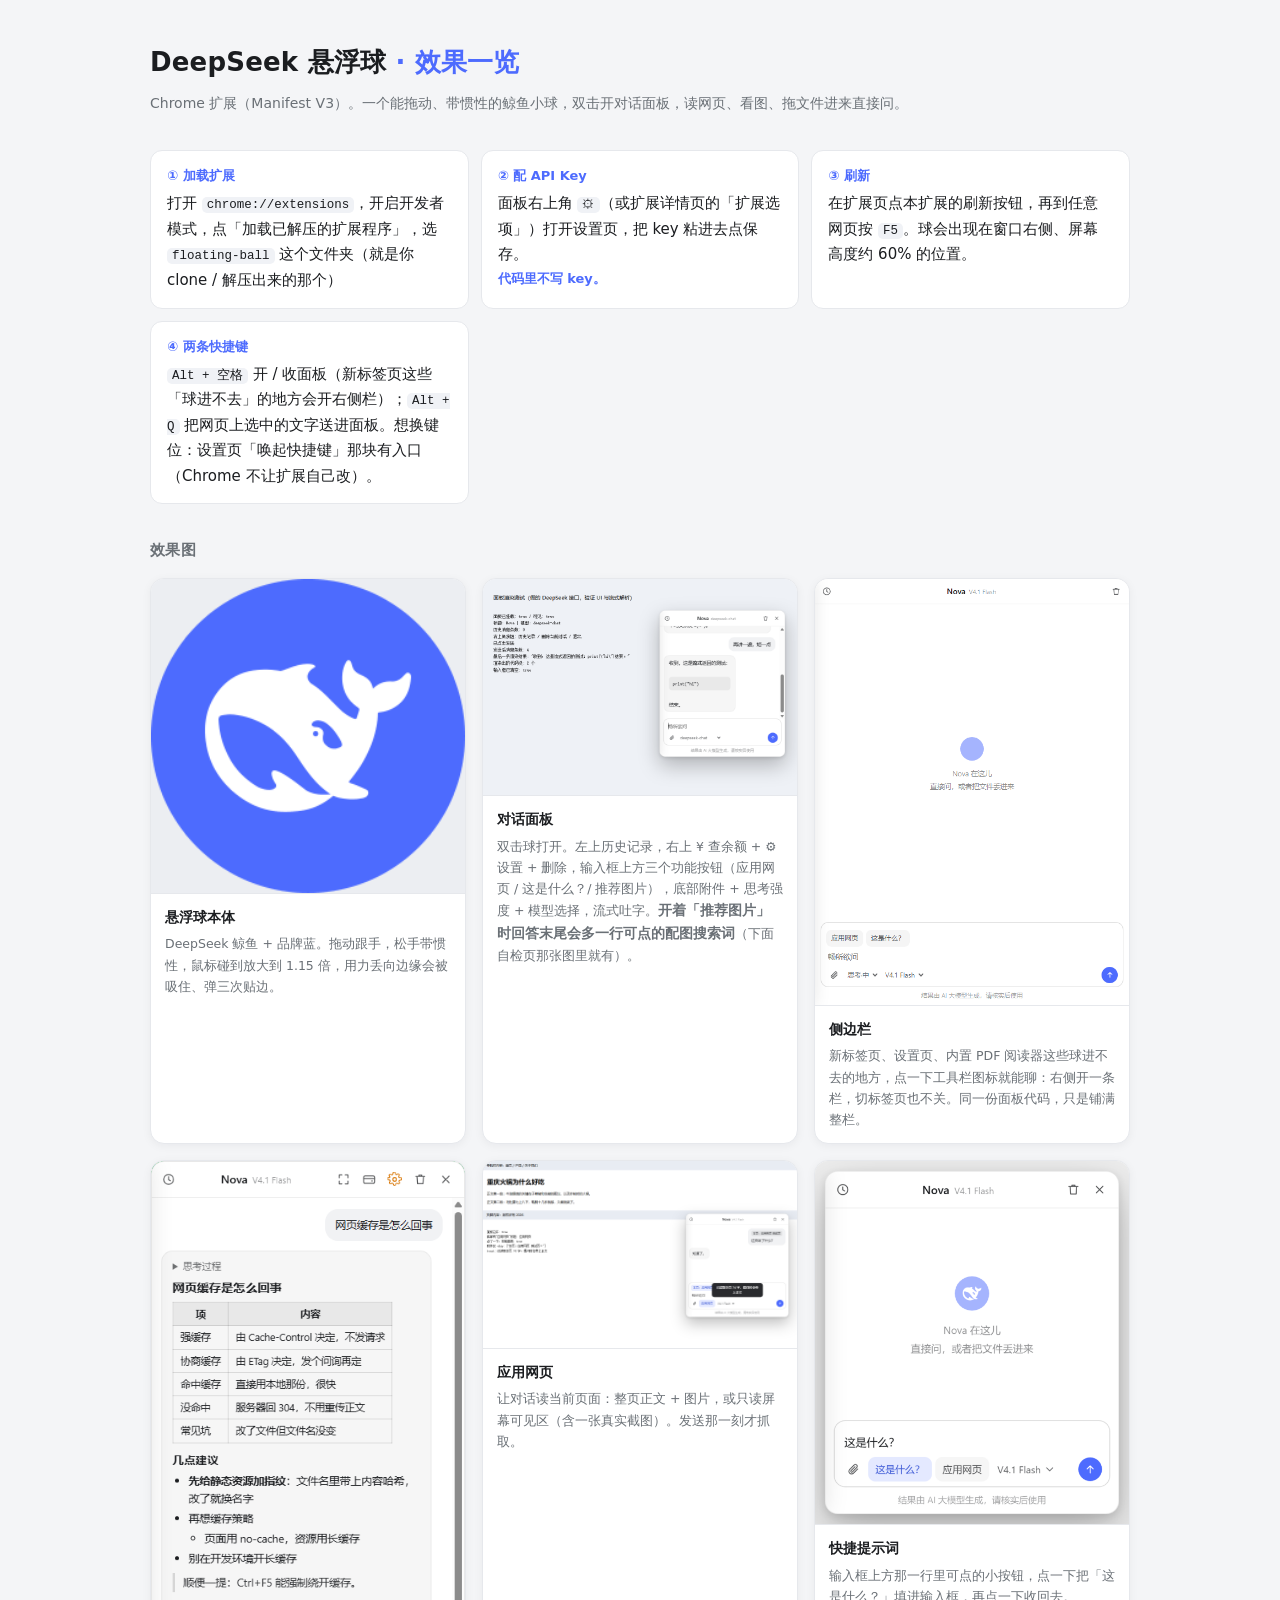
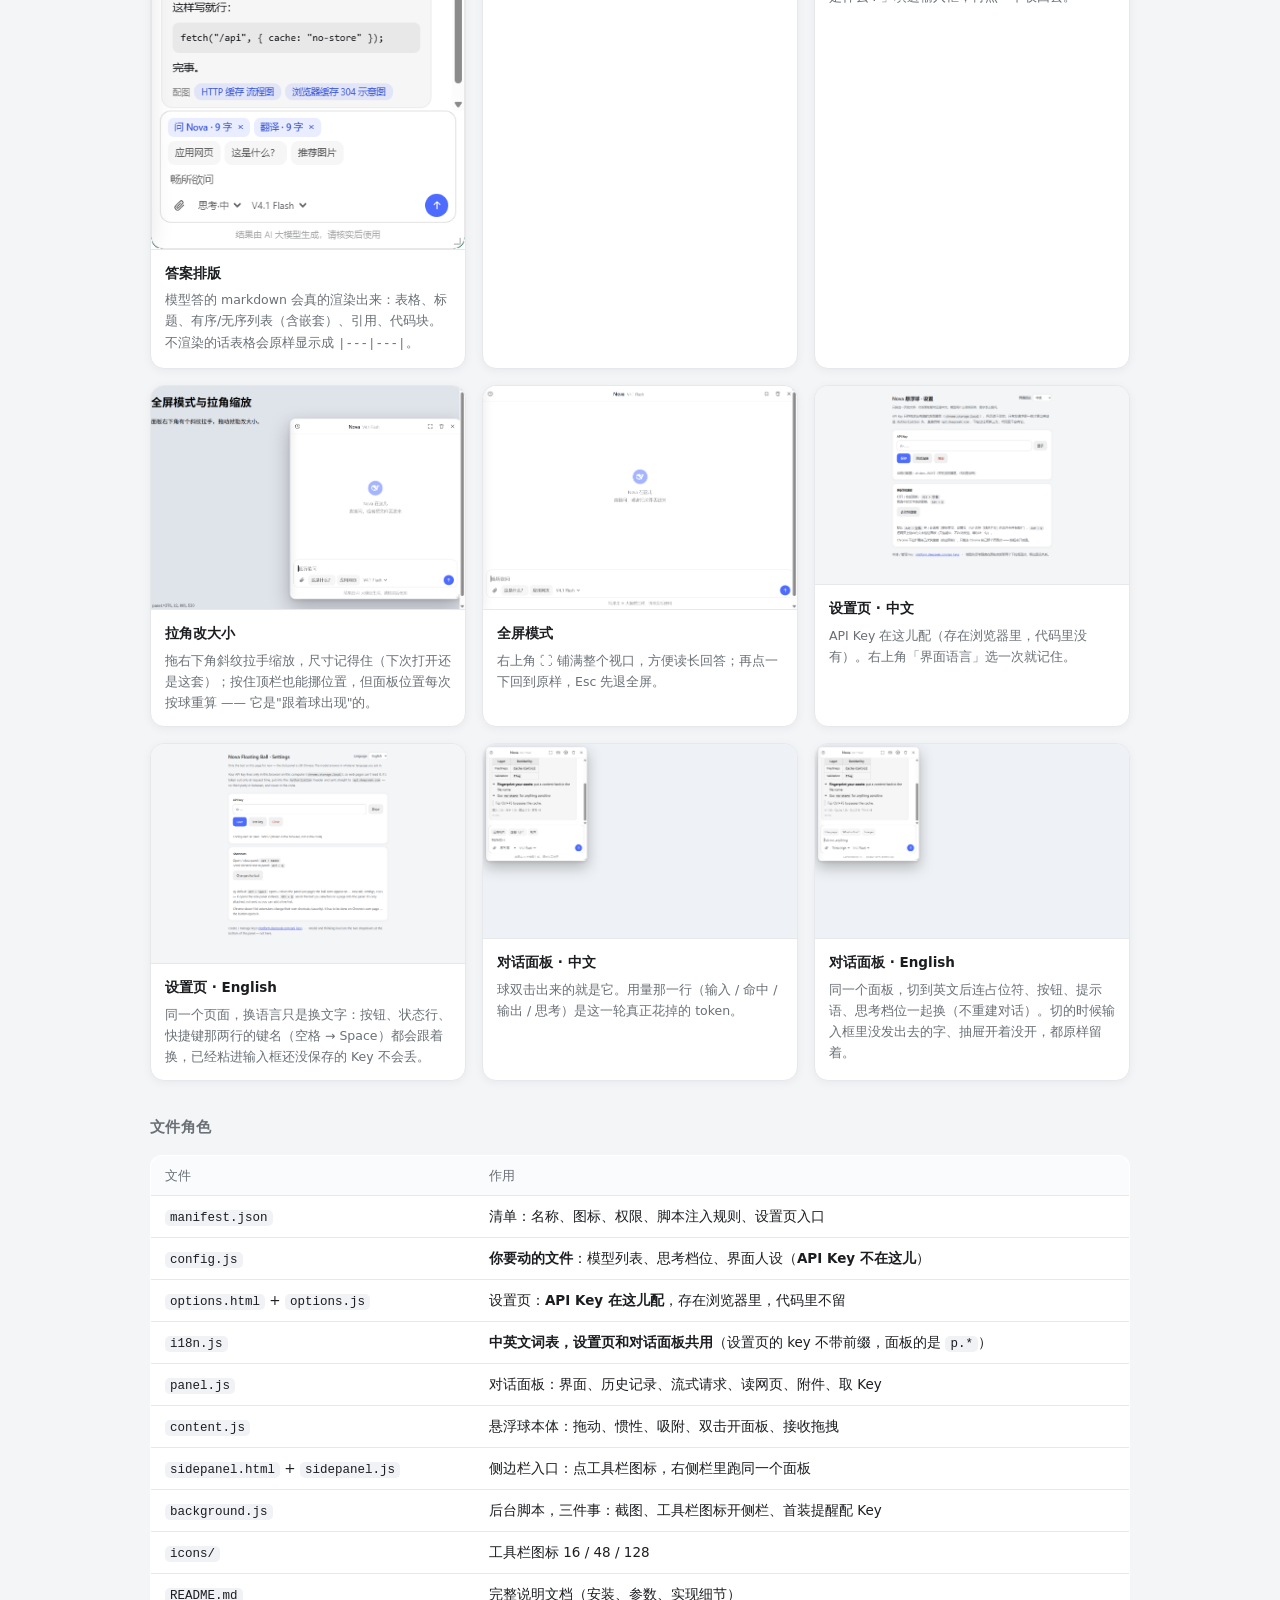
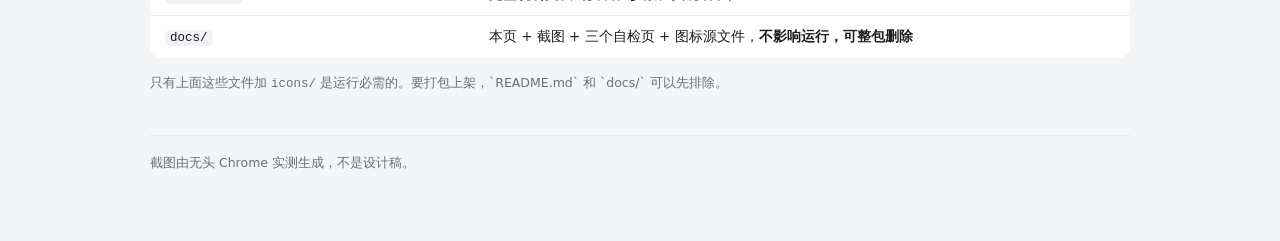
<file: floating-ball/docs/index.html>
<!DOCTYPE html>
<html lang="zh-CN">
<head>
<meta charset="utf-8">
<meta name="viewport" content="width=device-width,initial-scale=1">
<title>DeepSeek 悬浮球 · 效果一览</title>
<style>
  :root{
    --bg:#f4f5f7; --card:#fff; --ink:#1b1d20; --dim:#6a7076; --line:#e6e8ec; --blue:#4D6BFE;
  }
  *{box-sizing:border-box;margin:0;padding:0}
  body{
    background:var(--bg); color:var(--ink);
    font:15px/1.7 "Segoe UI",system-ui,-apple-system,"Microsoft YaHei",sans-serif;
    padding:40px 24px 72px;
  }
  .page{max-width:980px;margin:0 auto}
  header{margin-bottom:34px}
  h1{font-size:26px;font-weight:600;letter-spacing:.2px}
  h1 span{color:var(--blue)}
  .sub{color:var(--dim);margin-top:8px;font-size:14px}
  .steps{
    display:grid;grid-template-columns:repeat(auto-fit,minmax(240px,1fr));
    gap:12px;margin:26px 0 34px;
  }
  .step{background:var(--card);border:1px solid var(--line);border-radius:12px;padding:14px 16px}
  .step b{display:block;font-size:13px;color:var(--blue);margin-bottom:4px}
  .step code{
    font:12.5px/1.6 ui-monospace,Consolas,monospace;background:#f0f2f6;
    padding:1px 5px;border-radius:5px;word-break:break-all;
  }
  h2{font-size:15px;font-weight:600;color:var(--dim);margin:34px 0 14px;letter-spacing:.4px}
  .grid{display:grid;grid-template-columns:repeat(auto-fit,minmax(300px,1fr));gap:16px}
  figure{background:var(--card);border:1px solid var(--line);border-radius:14px;overflow:hidden;
    box-shadow:0 2px 10px rgba(20,25,40,.05)}
  figure img{display:block;width:100%;height:auto;border-bottom:1px solid var(--line);background:#eceef2}
  figcaption{padding:11px 14px 13px}
  figcaption b{font-size:13.5px;font-weight:600}
  figcaption p{font-size:12.5px;color:var(--dim);margin-top:3px}
  .wide{grid-column:1/-1}
  table{width:100%;border-collapse:collapse;background:var(--card);border:1px solid var(--line);
    border-radius:12px;overflow:hidden;font-size:13.5px}
  th,td{padding:9px 14px;text-align:left;border-bottom:1px solid var(--line)}
  tr:last-child td{border-bottom:0}
  th{background:#fafbfc;color:var(--dim);font-weight:500;font-size:12.5px}
  td code{font:12.5px/1.6 ui-monospace,Consolas,monospace;background:#f0f2f6;padding:1px 5px;border-radius:5px}
  .tip{margin-top:14px;font-size:12.5px;color:var(--dim)}
  footer{margin-top:40px;font-size:12.5px;color:var(--dim);border-top:1px solid var(--line);padding-top:16px}
</style>
</head>
<body>
<div class="page">

  <header>
    <h1>DeepSeek 悬浮球 <span>· 效果一览</span></h1>
    <p class="sub">Chrome 扩展（Manifest V3）。一个能拖动、带惯性的鲸鱼小球，双击开对话面板，读网页、看图、拖文件进来直接问。</p>
  </header>

  <div class="steps">
    <div class="step"><b>① 加载扩展</b>打开 <code>chrome://extensions</code>，开启开发者模式，点「加载已解压的扩展程序」，选 <code>floating-ball</code> 这个文件夹（就是你 clone / 解压出来的那个）</div>
    <div class="step"><b>② 配 API Key</b>面板右上角 <code>⚙</code>（或扩展详情页的「扩展选项」）打开设置页，把 key 粘进去点保存。<b>代码里不写 key。</b></div>
    <div class="step"><b>③ 刷新</b>在扩展页点本扩展的刷新按钮，再到任意网页按 <code>F5</code>。球会出现在窗口右侧、屏幕高度约 60% 的位置。</div>
    <div class="step"><b>④ 两条快捷键</b><code>Alt + 空格</code> 开 / 收面板（新标签页这些「球进不去」的地方会开右侧栏）；<code>Alt + Q</code> 把网页上选中的文字送进面板。想换键位：设置页「唤起快捷键」那块有入口（Chrome 不让扩展自己改）。</div>
  </div>

  <h2>效果图</h2>
  <div class="grid">
    <figure>
      <img src="shots/ball.png" alt="悬浮球">
      <figcaption><b>悬浮球本体</b><p>DeepSeek 鲸鱼 + 品牌蓝。拖动跟手，松手带惯性，鼠标碰到放大到 1.15 倍，用力丢向边缘会被吸住、弹三次贴边。</p></figcaption>
    </figure>
    <figure>
      <img src="shots/panel.png" alt="对话面板">
      <figcaption><b>对话面板</b><p>双击球打开。左上历史记录，右上 ¥ 查余额 + ⚙ 设置 + 删除，输入框上方三个功能按钮（应用网页 / 这是什么？/ 推荐图片），底部附件 + 思考强度 + 模型选择，流式吐字。<b>开着「推荐图片」时回答末尾会多一行可点的配图搜索词</b>（下面自检页那张图里就有）。</p></figcaption>
    </figure>
    <figure>
      <img src="shots/sidepanel.png" alt="侧边栏">
      <figcaption><b>侧边栏</b><p>新标签页、设置页、内置 PDF 阅读器这些球进不去的地方，点一下工具栏图标就能聊：右侧开一条栏，切标签页也不关。同一份面板代码，只是铺满整栏。</p></figcaption>
    </figure>
    <figure>
      <img src="panel-format.png" alt="答案排版">
      <figcaption><b>答案排版</b><p>模型答的 markdown 会真的渲染出来：表格、标题、有序/无序列表（含嵌套）、引用、代码块。不渲染的话表格会原样显示成 <code>|---|---|</code>。</p></figcaption>
    </figure>
    <figure>
      <img src="shots/panel-page-context.png" alt="应用网页">
      <figcaption><b>应用网页</b><p>让对话读当前页面：整页正文 + 图片，或只读屏幕可见区（含一张真实截图）。发送那一刻才抓取。</p></figcaption>
    </figure>
    <figure>
      <img src="shots/panel-image-prompt.png" alt="快捷提示词">
      <figcaption><b>快捷提示词</b><p>输入框上方那一行里可点的小按钮，点一下把「这是什么？」填进输入框，再点一下收回去。</p></figcaption>
    </figure>
    <figure>
      <img src="shots/panel-resize.png" alt="拉角缩放">
      <figcaption><b>拉角改大小</b><p>拖右下角斜纹拉手缩放，尺寸记得住（下次打开还是这套）；按住顶栏也能挪位置，但面板位置每次按球重算 —— 它是"跟着球出现"的。</p></figcaption>
    </figure>
    <figure>
      <img src="shots/panel-fullscreen.png" alt="全屏模式">
      <figcaption><b>全屏模式</b><p>右上角 ⛶ 铺满整个视口，方便读长回答；再点一下回到原样，Esc 先退全屏。</p></figcaption>
    </figure>
    <figure>
      <img src="shots/options-zh.png" alt="设置页（中文）">
      <figcaption><b>设置页 · 中文</b><p>API Key 在这儿配（存在浏览器里，代码里没有）。右上角「界面语言」选一次就记住。</p></figcaption>
    </figure>
    <figure>
      <img src="shots/options-en.png" alt="Settings page (English)">
      <figcaption><b>设置页 · English</b><p>同一个页面，换语言只是换文字：按钮、状态行、快捷键那两行的键名（空格 → Space）都会跟着换，已经粘进输入框还没保存的 Key 不会丢。</p></figcaption>
    </figure>
    <figure>
      <img src="shots/panel-zh.png" alt="对话面板（中文）">
      <figcaption><b>对话面板 · 中文</b><p>球双击出来的就是它。用量那一行（输入 / 命中 / 输出 / 思考）是这一轮真正花掉的 token。</p></figcaption>
    </figure>
    <figure>
      <img src="shots/panel-en.png" alt="Chat panel (English)">
      <figcaption><b>对话面板 · English</b><p>同一个面板，切到英文后连占位符、按钮、提示语、思考档位一起换（不重建对话）。切的时候输入框里没发出去的字、抽屉开着没开，都原样留着。</p></figcaption>
    </figure>
  </div>

  <h2>文件角色</h2>
  <table>
    <tr><th>文件</th><th>作用</th></tr>
    <tr><td><code>manifest.json</code></td><td>清单：名称、图标、权限、脚本注入规则、设置页入口</td></tr>
    <tr><td><code>config.js</code></td><td><b>你要动的文件</b>：模型列表、思考档位、界面人设（<b>API Key 不在这儿</b>）</td></tr>
    <tr><td><code>options.html</code> + <code>options.js</code></td><td>设置页：<b>API Key 在这儿配</b>，存在浏览器里，代码里不留</td></tr>
    <tr><td><code>i18n.js</code></td><td><b>中英文词表，设置页和对话面板共用</b>（设置页的 key 不带前缀，面板的是 <code>p.*</code>）</td></tr>
    <tr><td><code>panel.js</code></td><td>对话面板：界面、历史记录、流式请求、读网页、附件、取 Key</td></tr>
    <tr><td><code>content.js</code></td><td>悬浮球本体：拖动、惯性、吸附、双击开面板、接收拖拽</td></tr>
    <tr><td><code>sidepanel.html</code> + <code>sidepanel.js</code></td><td>侧边栏入口：点工具栏图标，右侧栏里跑同一个面板</td></tr>
    <tr><td><code>background.js</code></td><td>后台脚本，三件事：截图、工具栏图标开侧栏、首装提醒配 Key</td></tr>
    <tr><td><code>icons/</code></td><td>工具栏图标 16 / 48 / 128</td></tr>
    <tr><td><code>README.md</code></td><td>完整说明文档（安装、参数、实现细节）</td></tr>
    <tr><td><code>docs/</code></td><td>本页 + 截图 + 三个自检页 + 图标源文件，<b>不影响运行，可整包删除</b></td></tr>
  </table>
  <p class="tip">只有上面这些文件加 <code>icons/</code> 是运行必需的。要打包上架，`README.md` 和 `docs/` 可以先排除。</p>

  <footer>截图由无头 Chrome 实测生成，不是设计稿。</footer>
</div>
</body>
</html>
</file>
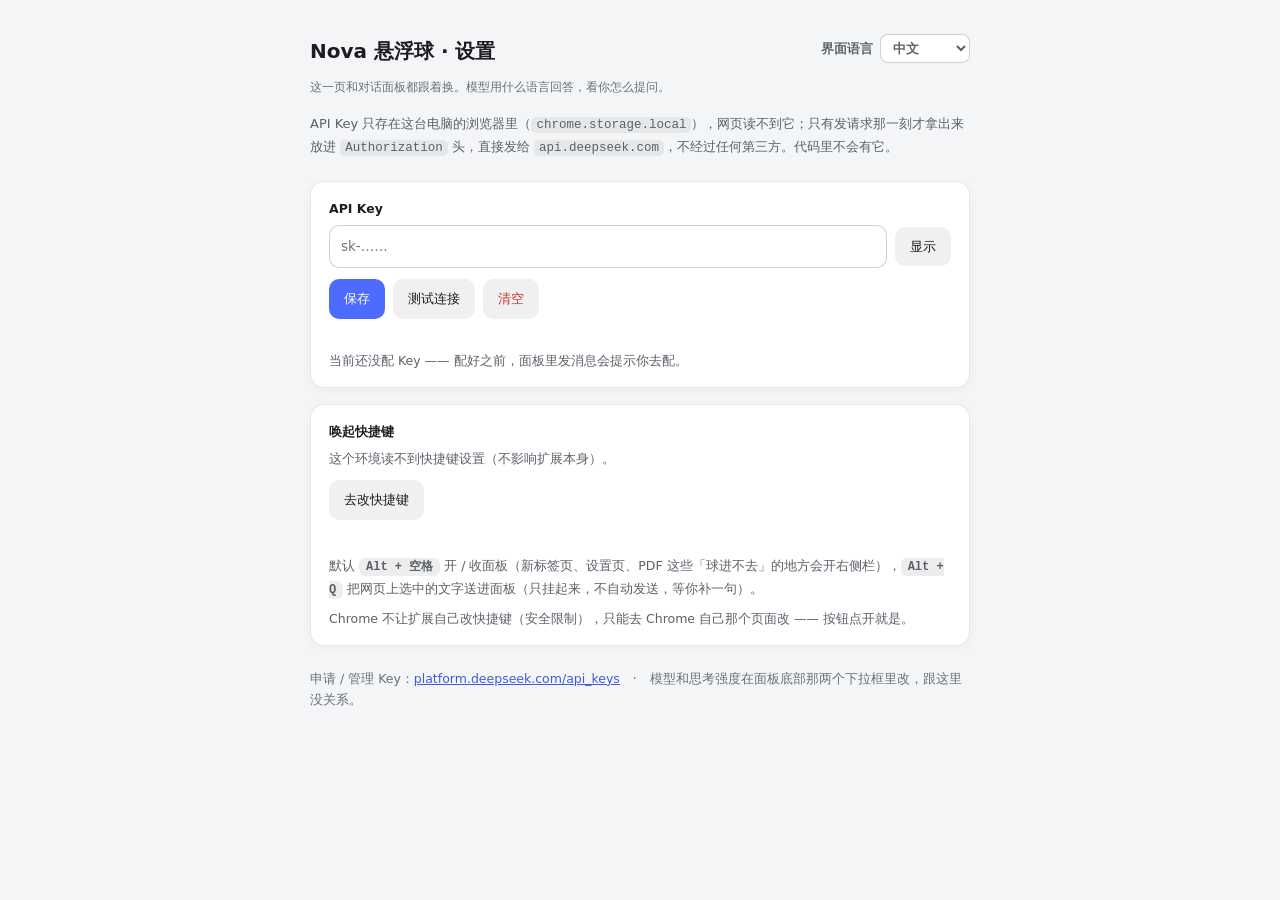
<file: floating-ball/options.html>
<!DOCTYPE html>
<html lang="zh-CN">
<head>
<meta charset="utf-8">
<title>DeepSeek 悬浮球 · 设置</title>
<style>
  /* 只是页面底色。真正的界面样式在 options.js 里（和 panel.js 一个路子），
     这样自检页加载同一份 js，看到的是同一个东西 */
  html, body { margin: 0; min-height: 100%; background: #f4f5f7; }
  @media (prefers-color-scheme: dark) { html, body { background: #17181b; } }
</style>
</head>
<body>

<!--
  空壳页：界面由 options.js 自己建。
  这里不能用内联脚本 —— MV3 扩展页的 CSP 禁止，逻辑必须放在外部文件里。
  i18n.js 是界面语言词表，必须在 options.js 之前加载（options.js 一上来就要用）。
-->
<script src="i18n.js"></script>
<script src="config.js"></script>
<script src="options.js"></script>
</body>
</html>
</file>
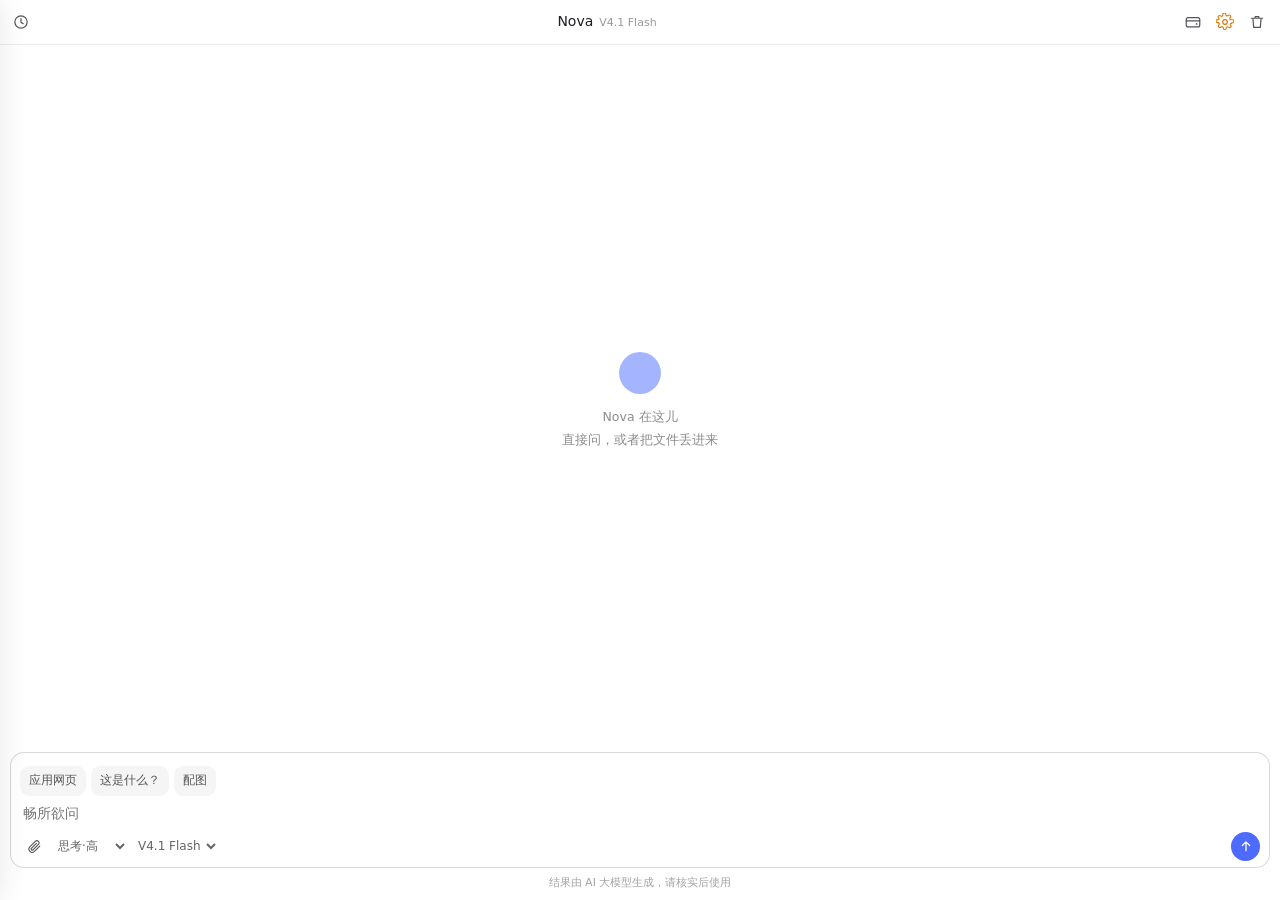
<file: floating-ball/sidepanel.html>
<!DOCTYPE html>
<html lang="zh-CN">
<head>
<meta charset="utf-8">
<title>DeepSeek 对话</title>
<style>
  /* 底色跟面板本身对齐，铺满之后不会露出其它颜色 */
  html, body { height: 100%; }
  body { margin: 0; overflow: hidden; background: #fff; }
  @media (prefers-color-scheme: dark) { body { background: #1c1d20; } }
</style>
</head>
<body>

<!--
  侧边栏里跑的就是网页上那个面板本身（同一份 config.js + panel.js），
  只是由 sidepanel.js 告诉它"你在浏览器自己的容器里"，于是它铺满整栏、藏掉几个没意义的按钮。
  这里不能用内联脚本 —— MV3 扩展页的 CSP 禁止，所以逻辑放在 sidepanel.js 里。
-->
<script src="config.js"></script>
<!-- i18n.js 必须在 panel.js 前面：面板的文案是 build() 时取词的 -->
<script src="i18n.js"></script>
<script src="panel.js"></script>
<script src="sidepanel.js"></script>
</body>
</html>
</file>
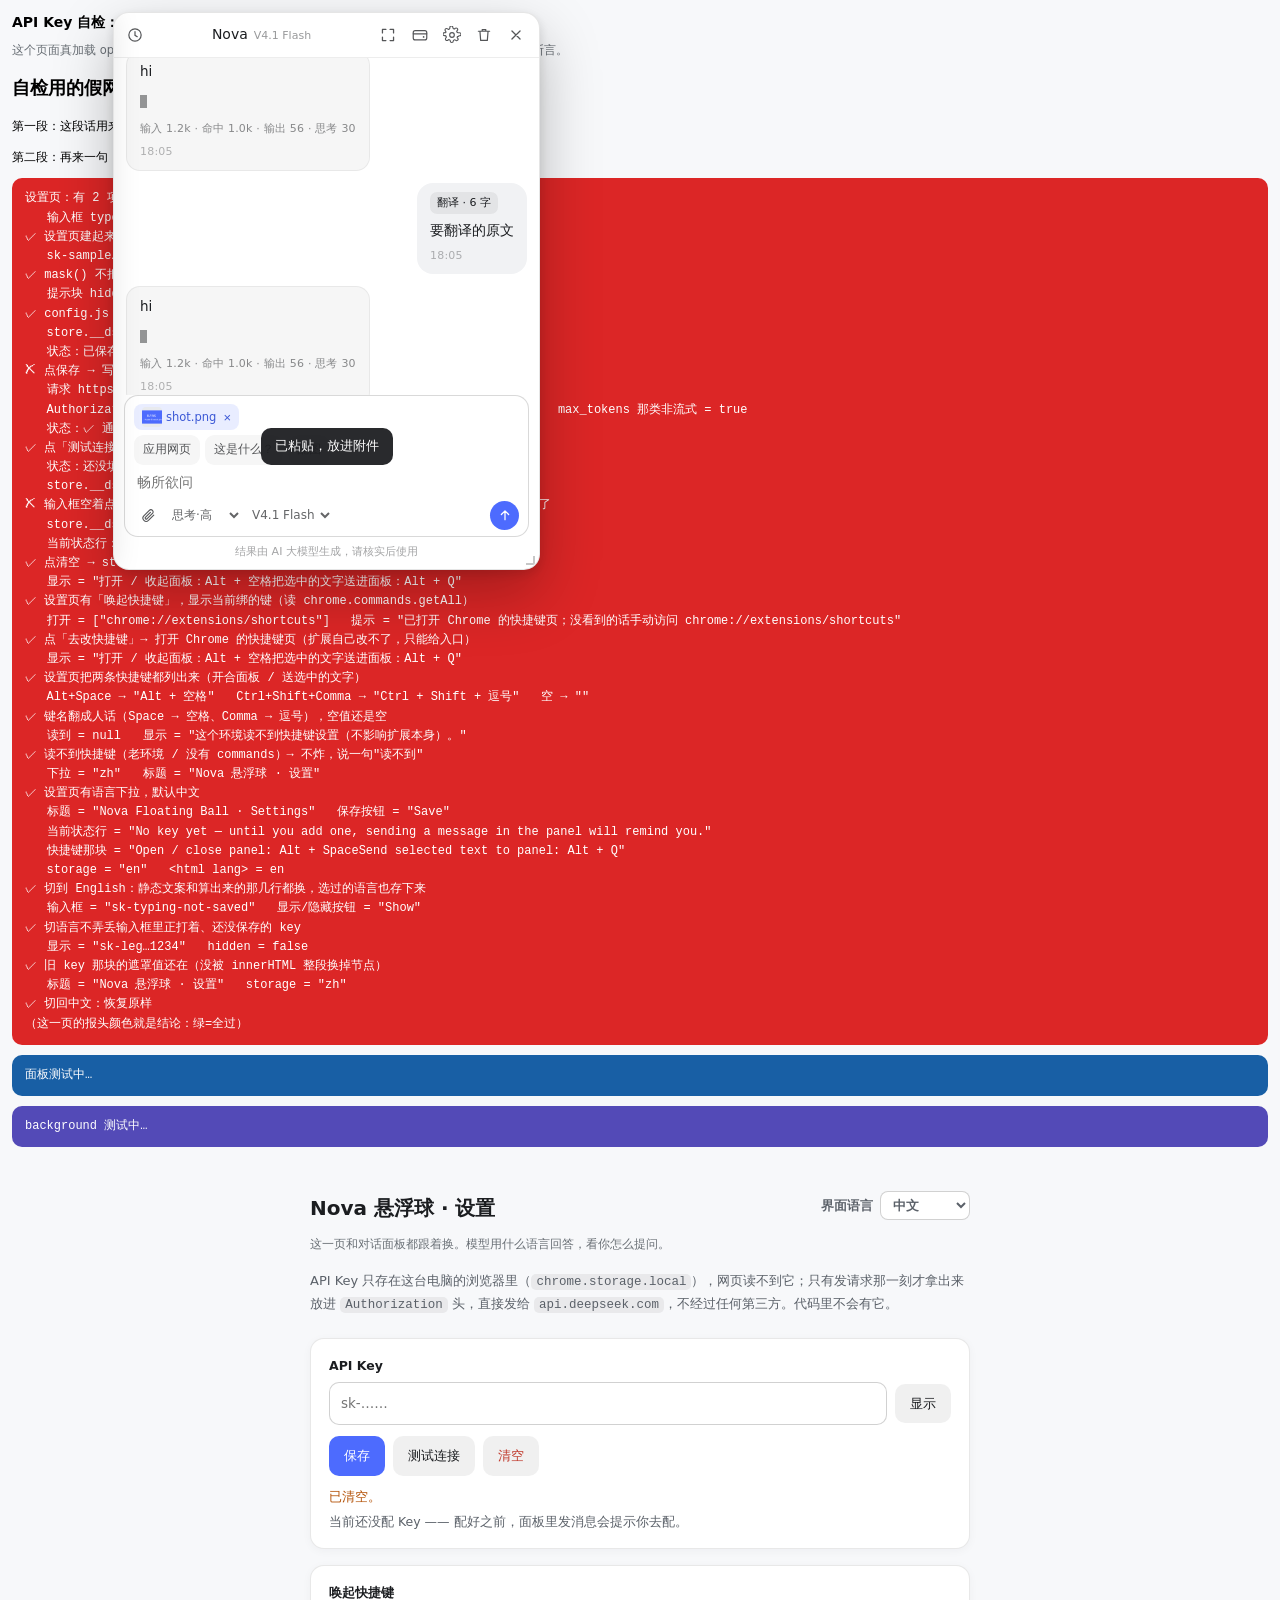
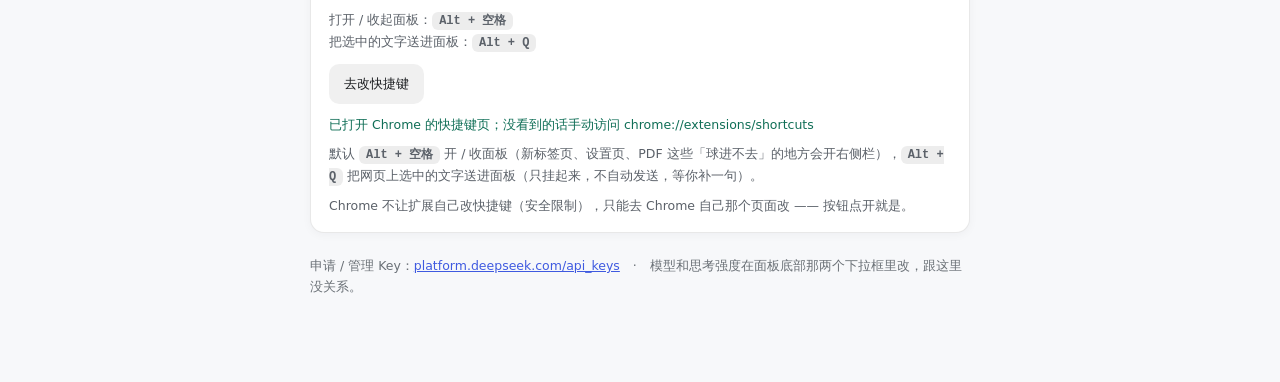
<file: floating-ball/docs/selftest-key.html>
<!DOCTYPE html>
<html lang="zh-CN">
<head>
<meta charset="utf-8">
<title>API Key 自检（设置页 + 面板发请求）</title>
<style>
  body { margin: 0; padding: 12px; font: 12px/1.55 system-ui, "Microsoft YaHei"; background: #f7f8fa; }
  h1 { font-size: 14px; margin: 0 0 8px; }
  pre.rep { color: #fff; padding: 11px 13px; border-radius: 10px; margin: 0 0 10px;
            white-space: pre-wrap; font: 12px/1.6 ui-monospace, Consolas, monospace; }
  #repA { background: #0F6E56; }
  #repB { background: #185FA5; }
  /* 每块都要有自己的底色：忘了给底色的话，没跑完时是"白字 + 透明底" = 整块隐形，
     报告没出来你都不知道有这么一块在等着 */
  #repC { background: #534AB7; }
  .note { color: #6a7076; font-size: 11.5px; margin: 0 0 10px; }
</style>
</head>
<body>
<h1>API Key 自检：① 设置页存进去 ② 面板发请求时带出去</h1>
<p class="note">这个页面真加载 options.js 和 panel.js（不是复刻逻辑），把 chrome API 和 fetch 换成桩，逐项断言。</p>

<!-- 「应用网页」的测试要用到"网页正文"：grabPage() 优先取 <main>，
     所以把这小段放进 <main> 里 —— 上面那些报告文字一直在变，不隔离出来的话
     正文指纹每轮都不一样，"增量缓存"永远命中不了（测试会假红）。 -->
<main id="pageBody">
  <h2>自检用的假网页</h2>
  <p>第一段：这段话用来模拟网页正文，篇幅够长才好观察"到底有没有重复发送"。</p>
  <p>第二段：再来一句，让正文有点长度，指纹变化才看得清楚。</p>
</main>

<pre class="rep" id="repA">设置页测试中…</pre>
<pre class="rep" id="repB">面板测试中…</pre>
<pre class="rep" id="repC">background 测试中…</pre>

<script>
// ---- 桩：chrome API ----
var __store = {};                 // 假的 chrome.storage.local
var storageListeners = [];        // 面板注册的 storage.onChanged —— 用它模拟"另一个窗口"
function fireStorage(changes) { storageListeners.forEach(function (fn) { fn(changes, 'local'); }); }
var openedOptions = 0;            // chrome.runtime.openOptionsPage 被调了几次
var msgListeners = [];
var installedListeners = [];      // background.js 注册的 onInstalled
var panelBehavior = [];           // sidePanel.setPanelBehavior 收到的参数
var shortcutList = [
  { name: 'toggle-panel', shortcut: 'Alt+Space', description: '打开 / 收起对话面板' },
  { name: 'ask-selection', shortcut: 'Alt+Q', description: '把选中的文字送进面板' }
];
var createdTabs = [];             // chrome.tabs.create 收到的地址（"去改快捷键"那颗按钮）
var sidePanelOpens = [];          // sidePanel.open 收到的参数（快捷键的兜底路径）
var commandListeners = [];        // background.js 注册的 onCommand
var tabMessages = [];             // 后台发给页面的消息
var sendMessageFails = false;     // true = 模拟"页面里没人接"（chrome:// 这类页面）
var tabQueryResult = [{ id: 7, windowId: 3 }];
function toggleMsgs() {           // 只看快捷键那条，别的（抓页面）不掺和
  return tabMessages.filter(function (x) { return x.msg && x.msg.type === 'ds-toggle-panel'; });
}
// 模拟"后台把消息发到页面"：面板在 onMessage 上注册的监听会被真的调起来
function fireRuntimeMessage(m) {
  var out = null;
  msgListeners.forEach(function (fn) { fn(m, { id: 'test-extension-id' }, function (r) { out = r; }); });
  return out;
}
window.chrome = {
  storage: {
    local: {
      get: function (k, cb) { setTimeout(function () { cb(__store); }, 0); },
      set: function (o, cb) { Object.keys(o).forEach(function (kk) { __store[kk] = o[kk]; }); if (cb) setTimeout(cb, 0); },
      remove: function (k, cb) {
        Object.keys(__store).forEach(function (kk) { if (kk === k) { delete __store[kk]; } });
        if (cb) setTimeout(cb, 0);
      }
    },
    onChanged: { addListener: function (fn) { storageListeners.push(fn); } }
  },
  sidePanel: {
    setPanelBehavior: function (o) { panelBehavior.push(o); return Promise.resolve(); },
    open: function (o) { sidePanelOpens.push(o || {}); return Promise.resolve(); }
  },
  commands: {
    getAll: function (cb) { setTimeout(function () { cb(shortcutList); }, 0); },
    onCommand: { addListener: function (fn) { commandListeners.push(fn); } }
  },
  tabs: {
    create: function (o) { createdTabs.push(o && o.url); },
    query: function (q, cb) { setTimeout(function () { cb(tabQueryResult); }, 0); },
    sendMessage: function (id, m, cb) {
      tabMessages.push({ id: id, msg: m });
      setTimeout(function () {
        if (sendMessageFails) {                 // 页面里没人接
          chrome.runtime.lastError = { message: 'Could not establish connection. Receiving end does not exist.' };
          if (cb) { cb(); }
          chrome.runtime.lastError = null;
        } else if (cb) { cb({ ok: true }); }
      }, 0);
    }
  },
  runtime: {
    id: 'test-extension-id',      // ctxAlive() 要有它，否则面板会以为扩展上下文失效了
    sendMessage: function (m, cb) { if (cb) setTimeout(function () { cb({}); }, 0); },
    openOptionsPage: function () { openedOptions++; },
    onMessage: { addListener: function (fn) { msgListeners.push(fn); } },
    onInstalled: { addListener: function (fn) { installedListeners.push(fn); } },
    lastError: null
  }
};
window.confirm = function () { return true; };     // 清空那个二次确认，自动点"确定"

// ---- 桩：fetch ----
// 记下每次真实请求（URL / 方法 / Authorization / body），然后回一个"像真的"的假响应。
// 面板那条路会走 res.json() 分支（不给 body，等于非流式），所以 json() 得能给内容。
var fetchCalls = [];
// 下一条回答的内容：测「推荐图片」时要能控制模型返回什么（那段标记就是从这儿进来的）
var nextReply = 'hi';
// 故障注入：'' = 正常；'offline' = 网络层就失败（本机真凶是代理）；数字 = 返回那个 HTTP 状态码。
// 用来验「接口错误翻译成人话」这条 —— 不然只能靠真把 Key 弄错才能看到那个界面。
var fetchMode = '';
window.fetch = function (url, opt) {
  var body = null;
  try { body = JSON.parse(opt && opt.body); } catch (e) {}
  var u = String(url);
  fetchCalls.push({
    url: u,
    method: (opt && opt.method) || 'GET',
    auth: (opt && opt.headers && opt.headers.Authorization) || '',
    model: body && body.model,
    stream: !!(body && body.stream),
    effort: body && body.reasoning_effort,
    // 思考模式现在由**两个字段**表达（见 panel.js 的 withEffort）：
    //   thinking:{type:'enabled'|'disabled'} 才是开关；reasoning_effort 只在开着时才发。
    //   老写法只发 reasoning_effort:'none' 想关思考 —— 那个值官方不认，会被静默忽略。
    thinking: body && body.thinking,
    hasEffortKey: !!(body && body.reasoning_effort !== undefined),
    streamOptions: body && body.stream_options,
    text: body && body.messages ? JSON.stringify(body.messages) : ''
  });
  if (u.indexOf('/user/balance') >= 0) {     // 查余额：官方那个只读接口的真实结构
    return Promise.resolve({
      ok: true, status: 200, body: null,
      json: function () {
        return Promise.resolve({
          is_available: true,
          balance_infos: [{ currency: 'CNY', total_balance: '42.50',
                            granted_balance: '2.50', topped_up_balance: '40.00' }]
        });
      }
    });
  }
  // 故障注入：模拟"请求没成功"，跟下面那条正常响应是两条路（查余额在上面，不受影响）
  if (fetchMode === 'offline') {
    return Promise.reject(new TypeError('Failed to fetch'));
  }
  if (fetchMode) {
    var code = Number(fetchMode);
    return Promise.resolve({
      ok: false, status: code, body: null,
      text: function () {
        return Promise.resolve(JSON.stringify({ error: { message: 'mock failure', type: 'mock' } }));
      }
    });
  }
  return Promise.resolve({
    ok: true, status: 200, body: null,
    // usage 是**非流式的顶层字段 / 流式最后一包**里的东西：面板把它画成气泡底部那行
    // 「输入 / 命中 / 输出 / 思考」。给一组像真的数字，"用量那行到底渲染没渲染"才验得了。
    json: function () {
      return Promise.resolve({
        choices: [{ message: { content: nextReply } }],
        usage: {
          prompt_tokens: 1234, completion_tokens: 56,
          prompt_cache_hit_tokens: 1000, prompt_cache_miss_tokens: 234,
          completion_tokens_details: { reasoning_tokens: 30 }
        }
      });
    }
  });
};

window.__DS_BALL = function () { return { x: 300, y: 260, size: 53 }; };
window.__DS_BALL_VISIBLE = function () {};
window.__DS_ICON_PATH = '';
</script>

<script src="../i18n.js"></script>
<script src="../config.js"></script>
<script src="../options.js"></script>
<script src="../panel.js"></script>
<script src="../background.js"></script>

<script>
function mkReport(id) {
  var out = [], bad = 0;
  return {
    t: function (name, fn) {
      try { fn(); out.push('✓ ' + name); }
      catch (e) { bad++; out.push('✗ ' + name + ' → ' + e.message); }
    },
    line: function (s) { out.push('   ' + s); },
    done: function (title) {
      var d = document.getElementById(id);
      d.style.background = bad ? '#dc2626' : '#0F6E56';
      d.textContent = (bad ? title + '：有 ' + bad + ' 项没过' : title + '：全部通过 ✓') + '\n' + out.join('\n');
      d.textContent += '\n（这一页的报头颜色就是结论：绿=全过）';
    }
  };
}
function wait(ms) { return new Promise(function (r) { setTimeout(r, ms); }); }
</script>

<script>
// ============ ① 设置页 ============
(async function () {
  var R = mkReport('repA');
  await wait(80);

  var opt = window.__dsOptions;
  var els = opt && opt.els ? opt.els() : null;

  R.t('设置页建起来了（输入框是密码型）', function () {
    if (!els || !els.key || !els.save) { throw new Error('options.js 没建出界面'); }
    R.line('输入框 type=' + els.key.type);
    if (els.key.type !== 'password') { throw new Error('不是密码型，键值等于明着摆屏幕上'); }
  });

  R.t('mask() 不把整串露出来', function () {
    // 用假 key 当样例 —— 别拿真的（这文件是给人看的，截图、分享都容易带出去）
    var k = 'sk-sample0123456789abcdefWXYZ';
    var m = opt.mask(k);
    R.line('sk-sample…WXYZ  →  ' + m);
    if (m.indexOf('0123456789abcdef') >= 0 || m === k) { throw new Error('中间那段露出来了'); }
    if (m.indexOf('sk-sam') !== 0 || m.indexOf('WXYZ') < 0) { throw new Error('头尾没保留，看不出是哪个 key'); }
  });

  // config.js 里那条旧写法：模拟"升级上来的老配置"，值还在文件里
  // （先把输入框清空 —— 预填只在"框里是空的"时才发生，否则这条会依赖 config.js 当前
  //   恰好没有 key，等于测了个偶然）
  window.DS_CONFIG.apiKey = 'sk-legacy-OLDKEY-1234';
  els.key.value = '';
  await opt.refresh();
  R.t('config.js 里还有旧 key 时：给出提示 + 自动填进输入框', function () {
    R.line('提示块 hidden = ' + els.legacy.hidden + '  输入框 = ' + JSON.stringify(els.key.value));
    if (els.legacy.hidden) { throw new Error('没提示 config.js 里还留着旧 key'); }
    if (els.key.value !== 'sk-legacy-OLDKEY-1234') { throw new Error('没预填，用户还得手动复制一遍'); }
  });

  window.DS_CONFIG.apiKey = '';        // 后面的测试按"代码里没有 key"来
  els.key.value = 'sk-test-abcdefghijkl';
  var saved = await opt.save();
  R.t('点保存 → 写进 chrome.storage（代码里那份还是空的）', function () {
    R.line('store.__ds_key__ = ' + JSON.stringify(__store.__ds_key__) +
           '   config.js 的 apiKey = ' + JSON.stringify(window.DS_CONFIG.apiKey));
    R.line('状态：' + els.st.textContent + '（' + els.st.className + '）');
    if (!saved) { throw new Error('save() 返回 false'); }
    if (__store.__ds_key__ !== 'sk-test-abcdefghijkl') { throw new Error('没存进 storage'); }
    if (els.st.className.indexOf('ok') < 0) { throw new Error('状态不是"成功"样式'); }
  });

  var before = fetchCalls.length;
  var st = await opt.test();
  R.t('点「测试连接」→ 真打了一次接口，头里带着 Key', function () {
    var c = fetchCalls[fetchCalls.length - 1];
    R.line('请求 ' + c.url);
    R.line('Authorization = ' + c.auth + '   model = ' + c.model + '   max_tokens 那类非流式 = ' + (c.stream === false));
    R.line('状态：' + els.st.textContent);
    if (fetchCalls.length !== before + 1) { throw new Error('没发请求（或发了多次）'); }
    if (c.url !== 'https://api.deepseek.com/chat/completions') { throw new Error('URL 不对：' + c.url); }
    if (c.auth !== 'Bearer sk-test-abcdefghijkl') { throw new Error('Authorization 不对：' + c.auth); }
    if (st !== 200) { throw new Error('没认成 200'); }
    if (els.st.textContent.indexOf('✓') < 0) { throw new Error('没报告成功'); }
  });

  // 空着点保存不能把已有的 key 弄丢（很多人会先清空输入框再点保存）
  els.key.value = '';
  var emptySave = await opt.save();
  R.t('输入框空着点保存：拒绝保存，也不动 storage 里已有的那份', function () {
    R.line('状态：' + els.st.textContent + '（' + els.st.className + '）');
    R.line('store.__ds_key__ 还在 = ' + JSON.stringify(__store.__ds_key__));
    if (emptySave) { throw new Error('空的也让它保存了'); }
    if (__store.__ds_key__ !== 'sk-test-abcdefghijkl') { throw new Error('把原来存着的 key 弄丢了'); }
  });

  await opt.clear();
  R.t('点清空 → storage 里的 key 被删掉、界面说清当前状态', function () {
    R.line('store.__ds_key__ = ' + JSON.stringify(__store.__ds_key__) +
           '   ' + els.st.textContent);
    R.line('当前状态行：' + els.cur.textContent);
    if ('__ds_key__' in __store) { throw new Error('清空没生效'); }
    if (els.cur.textContent.indexOf('还没配') < 0) { throw new Error('没告诉用户当前没配'); }
  });

  // ---- 唤起快捷键那块 ----
  await opt.refresh();                       // 快捷键是在 refresh() 里读的
  R.t('设置页有「唤起快捷键」，显示当前绑的键（读 chrome.commands.getAll）', function () {
    var now = els.keyNow;
    R.line('显示 = ' + JSON.stringify(now && now.textContent));
    if (!now) { throw new Error('没有那一行'); }
    if (now.textContent.indexOf('Alt') < 0) { throw new Error('没显示当前快捷键'); }
    if (now.textContent.indexOf('空格') < 0) { throw new Error('Space 没翻成"空格"，用户看不懂'); }
  });

  R.t('点「去改快捷键」→ 打开 Chrome 的快捷键页（扩展自己改不了，只能给入口）', function () {
    var before = createdTabs.length;
    els.keys.click();
    R.line('打开 = ' + JSON.stringify(createdTabs.slice(before)) + '   提示 = ' + JSON.stringify(els.keySt.textContent));
    if (createdTabs.length !== before + 1) { throw new Error('没打开'); }
    if (String(createdTabs[createdTabs.length - 1]).indexOf('chrome://extensions/shortcuts') !== 0) {
      throw new Error('地址不对：' + createdTabs[createdTabs.length - 1]);
    }
  });

  R.t('设置页把两条快捷键都列出来（开合面板 / 送选中的文字）', function () {
    var t = els.keyNow.textContent;
    R.line('显示 = ' + JSON.stringify(t));
    if (t.indexOf('面板') < 0) { throw new Error('没列"开 / 收面板"那条'); }
    if (t.indexOf('选中') < 0) { throw new Error('没列"把选中的文字送进面板"那条'); }
    if (t.indexOf('Alt + Q') < 0) { throw new Error('没显示第二条的键位'); }
  });

  R.t('键名翻成人话（Space → 空格、Comma → 逗号），空值还是空', function () {
    R.line('Alt+Space → ' + JSON.stringify(opt.keyLabel('Alt+Space')) +
           '   Ctrl+Shift+Comma → ' + JSON.stringify(opt.keyLabel('Ctrl+Shift+Comma')) +
           '   空 → ' + JSON.stringify(opt.keyLabel('')));
    if (opt.keyLabel('Alt+Space') !== 'Alt + 空格') { throw new Error('Alt+Space 翻错了'); }
    if (opt.keyLabel('Ctrl+Shift+Comma') !== 'Ctrl + Shift + 逗号') { throw new Error('Comma 翻错了'); }
    if (opt.keyLabel('') !== '') { throw new Error('空值应该还是空'); }
  });

  var keepCommands = chrome.commands;
  chrome.commands = undefined;                // 老环境没有这个 API
  var noCmdSc = await opt.syncKeys();
  var noCmdText = els.keyNow.textContent;
  chrome.commands = keepCommands;
  await opt.refresh();
  R.t('读不到快捷键（老环境 / 没有 commands）→ 不炸，说一句"读不到"', function () {
    R.line('读到 = ' + JSON.stringify(noCmdSc) + '   显示 = ' + JSON.stringify(noCmdText));
    if (noCmdSc !== null) { throw new Error('应该返回 null 表示读不到'); }
    if (noCmdText.indexOf('读不到') < 0) { throw new Error('没告诉用户一声'); }
  });

  // ---- 界面语言：中文 / English ----
  // 只换这一页的文字（对话面板那 300 多处还没接，单独一轮）。
  // 这一组断言逼出来的两个坑都写在注释里，改词表之前先看一眼。
  R.t('设置页有语言下拉，默认中文', function () {
    var sel = els.lang;
    var h1 = els.root.querySelector('h1').textContent;
    R.line('下拉 = ' + JSON.stringify(sel && sel.value) + '   标题 = ' + JSON.stringify(h1));
    if (!sel) { throw new Error('没有语言下拉'); }
    if (sel.value !== 'zh') { throw new Error('默认不是中文：' + sel.value); }
    if (h1.indexOf('设置') < 0) { throw new Error('标题不是中文'); }
  });

  // 先造一个"config.js 里还有旧 key"的状态 —— 下面要验切语言时那一行的遮罩值还在
  window.DS_CONFIG.apiKey = 'sk-legacy-OLDKEY-1234';
  els.key.value = 'sk-typing-not-saved';        // 顺手留一个"正在打、还没保存"的 key
  await opt.refresh();

  await opt.setLang('en');
  await wait(60);
  R.t('切到 English：静态文案和算出来的那几行都换，选过的语言也存下来', function () {
    var h1 = els.root.querySelector('h1').textContent;
    var save = els.root.querySelector('#dso-save').textContent;
    var langAttr = document.documentElement.getAttribute('lang');
    R.line('标题 = ' + JSON.stringify(h1) + '   保存按钮 = ' + JSON.stringify(save));
    R.line('当前状态行 = ' + JSON.stringify(els.cur.textContent));
    R.line('快捷键那块 = ' + JSON.stringify(els.keyNow.textContent));
    R.line('storage = ' + JSON.stringify(__store.__ds_lang__) + '   <html lang> = ' + langAttr);
    if (h1.indexOf('Settings') < 0) { throw new Error('标题没换'); }
    if (save !== 'Save') { throw new Error('按钮没换：' + save); }
    // 这两行不是写死的文本，是 refresh()/syncKeys() 算出来的 —— 最容易漏掉不换的那两块。
    // 这一刻 storage 里没 key，所以它是「还没配」那一支；换语言后应该整句英文。
    if (els.cur.textContent.indexOf('No key yet') < 0) { throw new Error('"还没配 Key"那行还是中文'); }
    if (els.keyNow.textContent.indexOf('Open / close panel') < 0) { throw new Error('快捷键那块还是中文'); }
    if (els.keyNow.textContent.indexOf('空格') >= 0) { throw new Error('键名「空格」没跟着变 Space'); }
    if (__store.__ds_lang__ !== 'en') { throw new Error('没存下来，下次打开又变回中文'); }
    if (langAttr !== 'en') { throw new Error('<html lang> 没跟着改，读屏会拿中文音读英文'); }
  });

  R.t('切语言不弄丢输入框里正打着、还没保存的 key', function () {
    var show = els.root.querySelector('#dso-show').textContent;
    R.line('输入框 = ' + JSON.stringify(els.key.value) + '   显示/隐藏按钮 = ' + JSON.stringify(show));
    if (els.key.value !== 'sk-typing-not-saved') { throw new Error('把正在打的 key 弄丢了'); }
    if (show !== 'Show') { throw new Error('显示按钮没跟着换：' + show); }
  });

  R.t('旧 key 那块的遮罩值还在（没被 innerHTML 整段换掉节点）', function () {
    // 坑：那段文案里夹着 <code id="dso-legacy-val">。要是把它也写进 *-html 的模板里，
    // 每次换语言都会重建这个节点，el 里抓着的还是旧的 → 页面上那一行永远空着。
    R.line('显示 = ' + JSON.stringify(els.legacyVal.textContent) + '   hidden = ' + els.legacy.hidden);
    if (els.legacy.hidden) { throw new Error('旧 key 提示块没出现'); }
    if (!els.legacyVal.textContent) { throw new Error('那一行空了 —— 节点被整段重写换掉了'); }
    if (els.legacyVal.textContent.indexOf('1234') < 0) { throw new Error('遮罩值不对'); }
  });

  await opt.setLang('zh');
  await wait(60);
  R.t('切回中文：恢复原样', function () {
    var h1 = els.root.querySelector('h1').textContent;
    R.line('标题 = ' + JSON.stringify(h1) + '   storage = ' + JSON.stringify(__store.__ds_lang__));
    if (h1.indexOf('设置') < 0) { throw new Error('没切回来'); }
    if (els.root.querySelector('#dso-save').textContent !== '保存') { throw new Error('按钮没切回来'); }
  });

  // 收工：把这条假配置撤掉，别留给后面那块
  window.DS_CONFIG.apiKey = '';
  els.key.value = '';
  await opt.refresh();

  R.done('设置页');
  window.__optionsDone = true;      // 下一块别抢：这一块会往 store 里写 key 又清掉
})();
</script>

<script>
// ============ ② 面板发请求时 Key 从哪来 ============
(async function () {
  var R = mkReport('repB');
  // 三块共用一个假的 chrome.storage，**必须排队**：上一块（设置页）会往 store 里写 key 再清掉，
  // 这一块要验的恰恰是"没配 Key 时"的行为。靠 setTimeout 猜时间会互相污染 ——
  // 症状就是"新加了一条测试，别的老测试突然红了"。
  for (var w = 0; w < 250 && !window.__optionsDone; w++) { await wait(20); }
  await wait(60);

  window.__dsPanel.open();
  await wait(120);                       // initData() 是异步的（要读存储）
  var host = document.getElementById('__ds_float_panel__');
  var sr = host && host.shadowRoot;
  if (!sr) { R.t('面板没建起来', function () { throw new Error('没有 shadowRoot'); }); window.__panelDone = true; R.done('面板'); return; }
  var input = sr.querySelector('#input');
  var send = sr.querySelector('#send');
  var gear = sr.querySelector('#set');

  R.t('面板上多了一个 ⚙（设置入口）', function () {
    R.line('⚙ 存在 = ' + !!gear + (gear ? '  title=' + JSON.stringify(gear.title) : ''));
    if (!gear) { throw new Error('没找到 #set'); }
  });

  R.t('没配 Key 时 ⚙ 是点亮提醒状态', function () {
    R.line('class = ' + JSON.stringify(gear.className) + '   title = ' + JSON.stringify(gear.title));
    if (!gear.classList.contains('warn')) { throw new Error('没有提醒，用户不知道缺东西'); }
  });

  var before = fetchCalls.length;
  input.value = '你好';
  send.click();
  await wait(120);
  R.t('没配 Key 时点发送：明确提示去哪配，而且**不发请求**', function () {
    var toast = sr.querySelector('#toast').textContent;
    R.line('提示 = ' + JSON.stringify(toast));
    R.line('这期间发出的请求数 = ' + (fetchCalls.length - before));
    if (fetchCalls.length !== before) { throw new Error('没 Key 还是发了请求'); }
    if (toast.indexOf('API Key') < 0) { throw new Error('提示里没说 Key 的事'); }
    if (toast.indexOf('config.js') >= 0) { throw new Error('还在让用户去改代码'); }
  });

  // 现在"在浏览器里配好了"
  __store.__ds_key__ = 'sk-browser-1234567890';
  input.value = '你好';
  send.click();
  await wait(200);
  R.t('配好之后：请求带上了浏览器里那份 Key（不是代码里的）', function () {
    var c = fetchCalls[fetchCalls.length - 1];
    R.line('请求 ' + c.url);
    R.line('Authorization = ' + c.auth + '   model = ' + c.model + '   stream = ' + c.stream);
    R.line('thinking = ' + JSON.stringify(c.thinking) + '   reasoning_effort = ' + JSON.stringify(c.effort) +
           '   stream_options = ' + JSON.stringify(c.streamOptions));
    if (fetchCalls.length !== before + 1) { throw new Error('请求数不对：' + (fetchCalls.length - before)); }
    if (c.auth !== 'Bearer sk-browser-1234567890') { throw new Error('Authorization 不对：' + c.auth); }
    if (!c.stream) { throw new Error('没带 stream:true'); }
    if (!c.effort) { throw new Error('没带上思考强度'); }
    // 默认档（config.js 的 effort:'high'）：要**显式**开思考，档位值也得是官方认的
    if (!c.thinking || c.thinking.type !== 'enabled') {
      throw new Error('没发 thinking:{type:enabled}：' + JSON.stringify(c.thinking));
    }
    if (c.effort !== 'high') { throw new Error('默认档不是官方的 high：' + c.effort); }
    // 必须主动要 usage，否则"这一轮花了多少"根本无从得知 —— 那是省钱的唯一尺子
    if (!c.streamOptions || c.streamOptions.include_usage !== true) {
      throw new Error('没要 usage（stream_options.include_usage）');
    }
  });

  R.t('回答渲染进了气泡（这条路是通的，不只是发了请求）', function () {
    var bodies = sr.querySelectorAll('.body');
    var last = bodies[bodies.length - 1];
    R.line('最后一条回答 = ' + JSON.stringify(last ? last.textContent.trim() : null));
    if (!last || last.textContent.indexOf('hi') < 0) { throw new Error('回答没渲染出来'); }
  });

  R.t('配好之后 ⚙ 不再点亮', function () {
    R.line('class = ' + JSON.stringify(gear.className) + '   title = ' + JSON.stringify(gear.title));
    if (gear.classList.contains('warn')) { throw new Error('配好了还在提醒'); }
  });

  // ⚙ 是"配 Key"的唯一入口，点了必须真去开设置页。
  // 这条以前没人验：桩里记了 openedOptions，却一个断言都没有（等于白记）。
  R.t('点 ⚙ → 真去调 chrome.runtime.openOptionsPage', function () {
    var b = openedOptions;
    gear.click();
    R.line('openOptionsPage 调用次数 ' + b + ' → ' + openedOptions);
    if (openedOptions !== b + 1) { throw new Error('点了 ⚙ 没去开设置页'); }
  });

  R.t('老 Chrome 没有 openOptionsPage 时 → 退化成提示，不静默失败', function () {
    var keep = chrome.runtime.openOptionsPage;
    chrome.runtime.openOptionsPage = undefined;
    try {
      gear.click();
      var t = sr.querySelector('#toast').textContent;
      R.line('提示 = ' + JSON.stringify(t));
      if (t.indexOf('扩展选项') < 0) { throw new Error('没告诉用户去哪儿配'); }
    } finally { chrome.runtime.openOptionsPage = keep; }
  });

  R.t('工具栏里多了一个查余额的按钮', function () {
    var bal = sr.querySelector('#bal');
    R.line('余额按钮存在 = ' + !!bal + (bal ? '  title=' + JSON.stringify(bal.title) : ''));
    if (!bal) { throw new Error('没找到 #bal'); }
  });

  var balBefore = fetchCalls.length;
  sr.querySelector('#bal').click();
  await wait(150);                      // 查余额是异步的：fetch → json → 写提示
  R.t('点余额按钮 → GET /user/balance，带 Key，余额进提示', function () {
    var c = fetchCalls[fetchCalls.length - 1];
    var t = sr.querySelector('#toast').textContent;
    R.line('请求 ' + c.method + ' ' + c.url);
    R.line('Authorization = ' + c.auth);
    R.line('提示 = ' + JSON.stringify(t));
    if (fetchCalls.length !== balBefore + 1) { throw new Error('没发请求，或发了 ' + (fetchCalls.length - balBefore) + ' 次'); }
    if (c.url !== 'https://api.deepseek.com/user/balance') { throw new Error('URL 不对：' + c.url); }
    if (c.method !== 'GET') { throw new Error('查余额该是 GET，实际 ' + c.method); }
    if (c.auth !== 'Bearer sk-browser-1234567890') { throw new Error('Authorization 不对：' + c.auth); }
    if (t.indexOf('42.50') < 0) { throw new Error('提示里没有余额数字：' + t); }
    if (t.indexOf('¥') < 0) { throw new Error('提示里没有货币符号：' + t); }
  });

  // ---- 划词选段：挂成蓝色 chip，发送时才把「提示词 + 选区」拼进消息 ----
  window.__dsPanel.askSelection({
    label: '翻译', prompt: '把下面这段翻译成中文：', text: '要翻译的原文'
  });
  R.t('划词 → 输入框保持干净，内容挂成 chip', function () {
    var chips = Array.prototype.map.call(sr.querySelectorAll('.chip'), function (c) {
      return c.textContent.replace(/\s+/g, ' ').trim();
    });
    R.line('chips = ' + JSON.stringify(chips));
    R.line('输入框 = ' + JSON.stringify(input.value));
    if (!chips.some(function (n) { return n.indexOf('翻译 ·') === 0; })) { throw new Error('没有「翻译 · N 字」chip'); }
    if (input.value) { throw new Error('把正文灌进输入框了'); }
  });

  var selBefore = fetchCalls.length;
  send.click();
  await wait(220);
  R.t('发送时把「提示词 + 选中的文字」拼进了消息', function () {
    var c = fetchCalls[fetchCalls.length - 1];
    var t = c ? (c.text || '') : '';
    R.line('消息 = ' + t.slice(0, 200));
    if (fetchCalls.length !== selBefore + 1) { throw new Error('没发出去（或发了多次）'); }
    if (t.indexOf('把下面这段翻译成中文：') < 0) { throw new Error('提示词没进消息'); }
    if (t.indexOf('要翻译的原文') < 0) { throw new Error('选中的文字没进消息'); }
  });

  R.t('发完 chip 清掉（不会粘到下一轮）', function () {
    var chips = Array.prototype.map.call(sr.querySelectorAll('.chip'), function (c) {
      return c.textContent.replace(/\s+/g, ' ').trim();
    });
    R.line('chips = ' + JSON.stringify(chips));
    if (chips.some(function (n) { return n.indexOf('翻译 ·') === 0; })) { throw new Error('chip 没清掉'); }
  });

  // ---- 粘贴图片（Ctrl+V）：截图直接进附件，纯文字不插手 ----
  // 造一张真图：canvas 画 8×8 → toDataURL → 字节 → File，塞进 DataTransfer 当剪贴板。
  function makePng(name) {
    var c = document.createElement('canvas');
    c.width = 240; c.height = 140;
    var cx = c.getContext('2d');
    cx.fillStyle = '#e8eaee';
    cx.fillRect(0, 0, 240, 140);
    cx.fillStyle = '#4D6BFE';
    cx.fillRect(24, 24, 192, 92);
    cx.fillStyle = '#fff';
    cx.font = '16px "Microsoft YaHei", sans-serif';
    cx.fillText('图片预览', 84, 66);
    cx.font = '11px "Microsoft YaHei", sans-serif';
    cx.fillText('（双击附件看到的就长这样）', 56, 92);
    var b64 = c.toDataURL('image/png').split(',')[1];
    var bytes = Uint8Array.from(atob(b64), function (ch) { return ch.charCodeAt(0); });
    return new File([bytes], name, { type: 'image/png' });
  }
  function firePaste(file, text) {
    var dt = new DataTransfer();
    if (file) { dt.items.add(file); }
    if (text) { dt.setData('text/plain', text); }
    var ev = new ClipboardEvent('paste', {
      clipboardData: dt, bubbles: true, composed: true, cancelable: true
    });
    (sr.querySelector('#input') || document.body).dispatchEvent(ev);
    return ev;
  }

  var evImg = firePaste(makePng('shot.png'), '');
  R.t('粘贴截图 → 接管这次粘贴（不让浏览器往输入框塞文件名/HTML）', function () {
    R.line('defaultPrevented = ' + evImg.defaultPrevented);
    if (!evImg.defaultPrevented) { throw new Error('没接管，图会被丢掉'); }
  });

  await wait(250);                      // FileReader 是异步的，chip 要等一会儿
  R.t('截图真的进了附件（chip 上有文件名）', function () {
    var names = Array.prototype.map.call(sr.querySelectorAll('.chip'), function (c) {
      return c.textContent.replace(/\s+/g, ' ').trim();
    });
    R.line('附件 chips = ' + JSON.stringify(names));
    R.line('提示 = ' + JSON.stringify(sr.querySelector('#toast').textContent));
    if (!names.some(function (n) { return n.indexOf('shot.png') >= 0; })) {
      throw new Error('附件里没有那张图');
    }
  });

  R.t('纯文字粘贴不插手（走浏览器默认行为）', function () {
    var evText = firePaste(null, '一段普通文字');
    R.line('defaultPrevented = ' + evText.defaultPrevented);
    if (evText.defaultPrevented) { throw new Error('把普通文字粘贴也吃掉了，用户会以为输不进字'); }
  });

  // ---- 图片附件双击预览（只针对"这次待发的附件"）----
  R.t('图片附件的 chip 带缩略图、并且标明能双击', function () {
    var chip = sr.querySelector('.chip.viewable');
    var th = chip ? chip.querySelector('img.th') : null;
    R.line('可预览 chip = ' + !!chip + '   缩略图 = ' + !!th +
           '   src = ' + (th ? String(th.src).slice(0, 22) + '…' : '—'));
    R.line('title = ' + JSON.stringify(chip ? chip.title : null));
    if (!chip) { throw new Error('图片 chip 上没有 viewable 标记'); }
    if (!th) { throw new Error('没有缩略图'); }
    if (String(th.src).indexOf('data:image/') !== 0) { throw new Error('缩略图 src 不是这张图'); }
    if (!chip.title) { throw new Error('没告诉用户能双击看'); }
  });

  R.t('双击 → 预览层打开，铺的是那张图', function () {
    sr.querySelector('.chip.viewable').dispatchEvent(
      new MouseEvent('dblclick', { bubbles: true, composed: true, cancelable: true }));
    var v = sr.querySelector('#viewer');
    var img = sr.querySelector('#vimg');
    var cap = sr.querySelector('#vcap').textContent;
    R.line('viewer 显示 = ' + (v ? v.classList.contains('show') : '—') +
           '   vimg = ' + String(img ? img.src : '').slice(0, 22) + '…');
    R.line('一行说明 = ' + JSON.stringify(cap));
    if (!v || !v.classList.contains('show')) { throw new Error('预览层没打开'); }
    if (String(img.src).indexOf('data:image/') !== 0) { throw new Error('预览里没有图'); }
    if (cap.indexOf('shot.png') < 0) { throw new Error('说明里没有文件名'); }
  });

  R.t('点一下预览层 → 关掉（顺手松开那份 base64）', function () {
    var v = sr.querySelector('#viewer');
    v.dispatchEvent(new MouseEvent('click', { bubbles: true, composed: true }));
    R.line('viewer 显示 = ' + v.classList.contains('show') +
           '   vimg.src = ' + JSON.stringify(sr.querySelector('#vimg').src));
    if (v.classList.contains('show')) { throw new Error('点了没关'); }
    if (sr.querySelector('#vimg').src) { throw new Error('没松开 src，base64 还挂着'); }
  });

  // 最后再把预览打开一次：这个页面本来就是给人看的，留一张"预览长什么样"的效果图
  (function reopenForShot() {
    var chip = sr.querySelector('.chip.viewable');
    if (!chip) { return; }
    chip.dispatchEvent(new MouseEvent('dblclick', { bubbles: true, composed: true, cancelable: true }));
    R.line('（已把预览重新打开，方便截图留档）');
  })();

  // ---- 网页正文的增量缓存（省 token 的核心）----
  // 打开「应用网页」（整页）→ 第一次发送带全文；页面没变时再问 → 只发一行"没变"的标记；
  // 页面改了 → 必须重发全文（否则模型手里是旧的那份）。
  sr.querySelector('#page').click();
  await wait(200);                        // togglePageCtx 是异步的（要抓正文）
  R.t('打开「应用网页」→ chip 上写着整页', function () {
    var chip = sr.querySelector('.chip.page');
    R.line('chip = ' + JSON.stringify(chip ? chip.textContent.replace(/\s+/g, ' ').trim() : null));
    if (!chip || chip.textContent.indexOf('整页：') !== 0) { throw new Error('没切到整页模式'); }
  });

  var p1 = fetchCalls.length;
  input.value = '这页讲了啥';
  send.click();
  await wait(250);
  var firstFull = (fetchCalls[fetchCalls.length - 1] || {}).text || '';
  function countIn(hay, needle) { return hay.split(needle).length - 1; }
  var MARK = '第一段：这段话用来模拟网页正文';
  R.t('第一次发送：整页正文一起发出去', function () {
    R.line('请求里正文出现 ' + countIn(firstFull, MARK) + ' 次，共 ' + firstFull.length + ' 字符');
    if (fetchCalls.length !== p1 + 1) { throw new Error('没发出去'); }
    if (firstFull.indexOf('【当前网页：') < 0) { throw new Error('没带本页正文'); }
    if (countIn(firstFull, MARK) !== 1) { throw new Error('正文没进去'); }
  });

  var p2 = fetchCalls.length;
  input.value = '再细说说第二段';
  send.click();
  await wait(250);
  var secondFull = (fetchCalls[fetchCalls.length - 1] || {}).text || '';
  R.t('页面没变时再问：正文只留历史里那一份，不再追加一遍', function () {
    // 注意：不能断言"请求里没有正文" —— 上一轮的消息就在历史里，正文当然还在。
    // 要断言的是**出现次数**：复用成功 = 1 次（只有历史那份）；没复用 = 2 次（历史 + 又追加一份）。
    var n = countIn(secondFull, MARK);
    R.line('正文出现 ' + n + ' 次（复用成功应为 1）  请求 ' + secondFull.length + ' 字符');
    R.line('提示 = ' + JSON.stringify(sr.querySelector('#toast').textContent));
    R.line('chip = ' + JSON.stringify((sr.querySelector('.chip.page') || {}).textContent));
    if (fetchCalls.length !== p2 + 1) { throw new Error('没发出去'); }
    if (secondFull.indexOf('完全相同') < 0) { throw new Error('没有那行"没变"的标记'); }
    if (n !== 1) { throw new Error('正文被重复带了 ' + n + ' 遍'); }
    if (secondFull.indexOf('再细说说第二段') < 0) { throw new Error('这轮的提问没发出去'); }
    if (((sr.querySelector('.chip.page') || {}).textContent || '').indexOf('正文已缓存') < 0) {
      throw new Error('chip 上没有标出"正文已缓存"');
    }
  });

  // 页面变了 → 必须重发全文
  var extra = document.createElement('p');
  extra.textContent = '第三段：这是新加的一段，页面内容变了。';
  document.getElementById('pageBody').appendChild(extra);
  var p3 = fetchCalls.length;
  input.value = '现在这页呢';
  send.click();
  await wait(250);
  var thirdFull = (fetchCalls[fetchCalls.length - 1] || {}).text || '';
  R.t('页面改了 → 重新发全文（不能拿旧内容糊弄模型）', function () {
    R.line('请求里含新段落 = ' + (thirdFull.indexOf('第三段：这是新加的一段') >= 0));
    if (fetchCalls.length !== p3 + 1) { throw new Error('没发出去'); }
    if (thirdFull.indexOf('第三段：这是新加的一段') < 0) { throw new Error('页面变了却没重发，模型手里是旧的'); }
  });

  // ---- 附件正文的增量缓存（2026-10-13 补）----
  // 上面那套只解决"同一页连着问"。附件**比正文更贵**（单个上限 20 万字符）却一直没有这套东西 ——
  // 拖一份长文档追问 5 轮，那 20 万字原来要原样发 5 遍。下面验三件事：
  // 第一次整段发、同一份再来只发一行"没变"、换了内容必须老老实实重发。
  var ATT_MARK = '附件里第一句：这段话用来模拟拖进来的长文档';
  var ATT_BODY = ATT_MARK + '\n' + '附件正文。'.repeat(500);
  function attachText(name, body) {
    var inp = sr.querySelector('#file');
    var dt = new DataTransfer();
    dt.items.add(new File([body], name, { type: 'text/plain' }));
    inp.files = dt.files;                       // Chrome 允许把 DataTransfer 的 FileList 塞回去
    inp.dispatchEvent(new Event('change', { bubbles: true }));
  }

  attachText('doc.txt', ATT_BODY);
  await wait(200);                              // 走的是 FileReader，异步
  R.t('拖进一个文本附件 → chip 上出现文件名', function () {
    var names = Array.prototype.map.call(sr.querySelectorAll('.chip'), function (c) { return c.textContent; })
      .join(' ').replace(/\s+/g, ' ').trim();
    R.line('chips = ' + JSON.stringify(names));
    if (names.indexOf('doc.txt') < 0) { throw new Error('附件没进 chip（FileReader 还没读完？）'); }
  });

  var a1 = fetchCalls.length;
  input.value = '附件里说了啥';
  send.click();
  await wait(250);
  var attFirst = (fetchCalls[fetchCalls.length - 1] || {}).text || '';
  R.t('第一次发：附件正文整段带上', function () {
    R.line('附件正文出现 ' + countIn(attFirst, ATT_MARK) + ' 次，请求共 ' + attFirst.length + ' 字符');
    if (fetchCalls.length !== a1 + 1) { throw new Error('没发出去'); }
    if (countIn(attFirst, ATT_MARK) !== 1) { throw new Error('附件正文没进请求'); }
  });

  attachText('doc.txt', ATT_BODY);              // 同一份内容再拖一次
  await wait(200);
  var a2 = fetchCalls.length;
  input.value = '再讲讲附件第二段';
  send.click();
  await wait(250);
  var attSecond = (fetchCalls[fetchCalls.length - 1] || {}).text || '';
  R.t('同一份附件再拖一次：只发一行"没变"，不整段重发', function () {
    // 和网页正文一样，这里断言的是**出现次数**：历史里那份还在，所以"没重发"= 1 次而不是 0 次
    var n = countIn(attSecond, ATT_MARK);
    R.line('附件正文出现 ' + n + ' 次（复用成功应为 1）  请求共 ' + attSecond.length + ' 字符');
    R.line('提示 = ' + JSON.stringify(sr.querySelector('#toast').textContent));
    if (fetchCalls.length !== a2 + 1) { throw new Error('没发出去'); }
    if (attSecond.indexOf('完全相同') < 0) { throw new Error('没有那行"没变"的标记'); }
    if (n !== 1) { throw new Error('附件正文被重复带了 ' + n + ' 遍'); }
    if (attSecond.indexOf('再讲讲附件第二段') < 0) { throw new Error('这轮的提问没发出去'); }
  });

  attachText('other.txt', ATT_MARK + '\n这一份内容不一样。');
  await wait(200);
  var a3 = fetchCalls.length;
  input.value = '换个附件呢';
  send.click();
  await wait(250);
  var attThird = (fetchCalls[fetchCalls.length - 1] || {}).text || '';
  R.t('换了一份附件 → 指纹变了，必须重发全文', function () {
    R.line('含 other.txt = ' + (attThird.indexOf('other.txt') >= 0) +
           '   含新内容 = ' + (attThird.indexOf('这一份内容不一样') >= 0) +
           '   请求共 ' + attThird.length + ' 字符');
    if (fetchCalls.length !== a3 + 1) { throw new Error('没发出去'); }
    if (attThird.indexOf('other.txt') < 0) { throw new Error('新附件的名字没进请求'); }
    if (attThird.indexOf('这一份内容不一样') < 0) { throw new Error('新附件的正文没进请求'); }
  });

  // ---- 会话回滚（最小版）：回到某条之前 + 把那条放回输入框 ----
  var rowsBeforeRoll = sr.querySelectorAll('.row').length;
  R.t('用户气泡上有「回到这里」，助手气泡上没有', function () {
    var backs = sr.querySelectorAll('.cp-back');
    var users = sr.querySelectorAll('.row.me');
    var onAi = sr.querySelector('.row.ai .cp-back');
    R.line('消息 ' + rowsBeforeRoll + ' 条（用户 ' + users.length + '）· 回滚按钮 ' + backs.length + ' 个');
    if (!backs.length) { throw new Error('没有回滚按钮'); }
    if (backs.length !== users.length) { throw new Error('按钮数和用户消息数不一致'); }
    if (onAi) { throw new Error('助手气泡上不该有回滚按钮'); }
  });

  // 第三颗（index 4 =「这页讲了啥」）就是带整页正文的那一轮
  sr.querySelectorAll('.row.me')[2].querySelector('.cp-back').click();
  R.t('点「回到这里」→ 先弹确认层，把代价写清楚', function () {
    var cfm = sr.querySelector('#cfm');
    var msg = sr.querySelector('#cfm-m').textContent;
    R.line('显示 = ' + cfm.classList.contains('show'));
    R.line('标题 = ' + JSON.stringify(sr.querySelector('#cfm-t').textContent));
    R.line('说明 = ' + JSON.stringify(msg));
    if (!cfm.classList.contains('show')) { throw new Error('没弹确认层 —— 不可逆操作必须确认'); }
    if (msg.indexOf('丢掉') < 0) { throw new Error('没写清楚要丢多少'); }
    if (msg.indexOf('放回输入框') < 0) { throw new Error('没说明这条会回填'); }
  });

  R.t('点「算了」→ 什么都不动', function () {
    sr.querySelector('#cfm-no').click();
    R.line('确认层 = ' + sr.querySelector('#cfm').classList.contains('show') +
           '   消息 ' + sr.querySelectorAll('.row').length + ' 条');
    if (sr.querySelector('#cfm').classList.contains('show')) { throw new Error('确认层没关'); }
    if (sr.querySelectorAll('.row').length !== rowsBeforeRoll) { throw new Error('消息被动了'); }
  });

  sr.querySelectorAll('.row.me')[2].querySelector('.cp-back').click();
  sr.querySelector('#cfm-yes').click();
  await wait(120);
  R.t('确认后：截断到这条之前，这条的文字回填输入框', function () {
    R.line('消息 ' + rowsBeforeRoll + ' → ' + sr.querySelectorAll('.row').length +
           '   输入框 = ' + JSON.stringify(input.value));
    if (sr.querySelectorAll('.row').length !== 4) { throw new Error('没截断到 4 条'); }
    if (input.value.indexOf('这页讲了啥') < 0) { throw new Error('没把这条放回输入框'); }
  });

  var n4 = fetchCalls.length;
  send.click();
  await wait(250);
  var afterRoll = (fetchCalls[fetchCalls.length - 1] || {}).text || '';
  R.t('回滚后再发：正文重新发全文，不留指向已删消息的「完全相同」标记', function () {
    R.line('正文出现 ' + countIn(afterRoll, MARK) + ' 次；含「完全相同」= ' + (afterRoll.indexOf('完全相同') >= 0));
    if (fetchCalls.length !== n4 + 1) { throw new Error('没发出去'); }
    if (countIn(afterRoll, MARK) !== 1) { throw new Error('正文没重发 —— 载体的消息被删了，模型手里会缺正文'); }
    if (afterRoll.indexOf('完全相同') >= 0) { throw new Error('还留着指向已删消息的标记，模型会去上面找一条不存在的消息'); }
  });

  // ---- 「推荐图片」：一颗开关 + 只让模型给搜索词 + 渲染成可点的小块 ----
  var recoBtn = sr.querySelector('#reco');

  R.t('输入框上方多了一颗「推荐图片」，默认是关的', function () {
    R.line('按钮 = ' + !!recoBtn + '   文字 = ' + JSON.stringify(recoBtn && recoBtn.textContent) +
           '   点亮 = ' + !!(recoBtn && recoBtn.classList.contains('on')));
    if (!recoBtn) { throw new Error('没找到 #reco'); }
    if (recoBtn.classList.contains('on')) { throw new Error('默认就亮着（存储里有残留？）'); }
  });

  var nR0 = fetchCalls.length;
  nextReply = '关着的时候的回答';
  input.value = '关着时问一句';
  send.click();
  await wait(220);
  R.t('关着时：请求里不带那段「配图搜索词」的要求', function () {
    var t = (fetchCalls[fetchCalls.length - 1] || {}).text || '';
    // 判据用要求里特有的措辞，不用 'img-reco' —— 历史回答里本来就可能有那个标记
    R.line('请求里有那条要求吗 = ' + (t.indexOf('搜索关键词') >= 0));
    if (fetchCalls.length !== nR0 + 1) { throw new Error('没发出去'); }
    if (t.indexOf('搜索关键词') >= 0) { throw new Error('没开也把要求发出去了'); }
  });

  recoBtn.click();
  R.t('点一下开启：按钮点亮，而且记住了（存进浏览器）', function () {
    R.line('点亮 = ' + recoBtn.classList.contains('on') +
           '   存储 = ' + JSON.stringify(__store.__ds_imgreco__) +
           '   提示 = ' + JSON.stringify(sr.querySelector('#toast').textContent));
    if (!recoBtn.classList.contains('on')) { throw new Error('没点亮'); }
    if (__store.__ds_imgreco__ !== true) { throw new Error('没存下来，刷新一下就忘了'); }
  });

  nextReply = '这是正文。\n\n<img-reco>蓝色鲸鱼 扁平插画 | 深海 摄影</img-reco>';
  input.value = '开着时问一句';
  send.click();
  await wait(260);

  R.t('开着时：请求里多了一条「末尾给配图搜索词」的要求', function () {
    var t = (fetchCalls[fetchCalls.length - 1] || {}).text || '';
    R.line('要求片段 = ' + JSON.stringify((t.match(/另外，在回答的最后[^"]{0,30}/) || ['（没找到）'])[0]));
    if (t.indexOf('img-reco') < 0) { throw new Error('没把要求发出去'); }
    if (t.indexOf('搜索关键词') < 0) { throw new Error('要求里没说清是要搜索词'); }
  });

  var lastRow = null;
  R.t('那段标记不会露在正文里（用户只看到正文）', function () {
    var rows = sr.querySelectorAll('.row');
    lastRow = rows[rows.length - 1];
    var body = lastRow.querySelector('.body').textContent;
    R.line('正文 = ' + JSON.stringify(body));
    if (body.indexOf('img-reco') >= 0) { throw new Error('标记露出来了'); }
    if (body.indexOf('这是正文') < 0) { throw new Error('正文没渲染出来'); }
  });

  R.t('气泡底部出现「配图」+ 可点的小块，点开就是搜图', function () {
    var box = lastRow ? lastRow.querySelector('.reco') : null;
    var links = box ? box.querySelectorAll('.reco-k') : [];
    var href = links[0] ? links[0].getAttribute('href') : '';
    R.line('配图行 = ' + !!box + '   块数 = ' + links.length);
    R.line('第一个 = ' + JSON.stringify(links[0] && links[0].textContent) + ' → ' + href);
    R.line('target = ' + (links[0] && links[0].target) + '   rel = ' + (links[0] && links[0].rel));
    if (!box || !links.length) { throw new Error('没有配图小块'); }
    if (links.length !== 2) { throw new Error('块数不对：' + links.length); }
    if (links[0].textContent !== '蓝色鲸鱼 扁平插画') { throw new Error('第一个词不对'); }
    if (href.indexOf('image.baidu.com') < 0) { throw new Error('不是搜图地址：' + href); }
    if (href.indexOf(encodeURIComponent('蓝色鲸鱼 扁平插画')) < 0) { throw new Error('词没拼进链接'); }
    if (links[0].target !== '_blank') { throw new Error('不是在新标签页打开'); }
  });

  nextReply = '这次我没给搜索词。';
  input.value = '没给词的那种';
  send.click();
  await wait(240);
  R.t('模型没给搜索词时：那一行不显示（不硬凑）', function () {
    var rows = sr.querySelectorAll('.row');
    var box = rows[rows.length - 1].querySelector('.reco');
    var shown = !!(box && box.style.display !== 'none' && box.querySelectorAll('.reco-k').length);
    R.line('配图行显示 = ' + shown);
    if (shown) { throw new Error('一个词都没有还占着一行'); }
  });

  var nR9 = fetchCalls.length;
  recoBtn.click();
  nextReply = '关了以后的回答';
  input.value = '关掉再问一句';
  send.click();
  await wait(220);
  R.t('再点一下关闭：那条约求没了，历史里的旧标记也不会再发出去', function () {
    var t = (fetchCalls[fetchCalls.length - 1] || {}).text || '';
    R.line('点亮 = ' + recoBtn.classList.contains('on') +
           '   有要求吗 = ' + (t.indexOf('搜索关键词') >= 0) +
           '   有 img-reco 标记吗 = ' + (t.indexOf('img-reco') >= 0));
    if (fetchCalls.length !== nR9 + 1) { throw new Error('没发出去'); }
    if (t.indexOf('搜索关键词') >= 0) { throw new Error('关了还带着要求'); }
    // 上一轮的回答里带过 <img-reco>，但发给模型的历史里应该已经剥掉了（否则模型会跟着学）
    if (t.indexOf('img-reco') >= 0) { throw new Error('历史里还留着标记，模型会以为这格式要一直带着'); }
  });

  // ---- 多窗口同步（模拟"另一个标签页也在聊"）----
  R.t('面板注册了 storage.onChanged（下面几条靠它模拟另一个窗口）', function () {
    R.line('注册的监听器 = ' + storageListeners.length);
    if (!storageListeners.length) { throw new Error('没注册，多窗口那套逻辑等于是裸的'); }
  });

  function chatCount() { return sr.querySelectorAll('.hitem').length; }

  R.t('别的窗口新建了对话 → 这边把它收下（抽屉里多一条）', function () {
    var before = chatCount();
    __store.__ds_chats__ = (__store.__ds_chats__ || []).concat([{
      id: 'other1', title: '别的窗口建的', updatedAt: Date.now(),
      messages: [{ role: 'user', content: 'hi', show: 'hi' }, { role: 'assistant', content: 'yo', show: 'yo' }]
    }]);
    fireStorage({ '__ds_chats__': { newValue: __store.__ds_chats__ } });
    var after = chatCount();
    R.line('抽屉条数 ' + before + ' → ' + after);
    if (after !== before + 1) { throw new Error('没并进来'); }
  });

  R.t('别的窗口删了对话 → 这边也删（不然留一条幽灵，下次写盘还会把它救活）', function () {
    var before = chatCount();
    __store.__ds_chats__ = (__store.__ds_chats__ || []).filter(function (c) { return c.id !== 'other1'; });
    fireStorage({ '__ds_chats__': { newValue: __store.__ds_chats__ } });
    var after = chatCount();
    R.line('抽屉条数 ' + before + ' → ' + after);
    if (after !== before - 1) { throw new Error('幽灵没清掉'); }
  });

  // ---- 导出 / 清理 ----
  R.t('历史抽屉底部有两个按钮（导出 md / 清理旧对话）', function () {
    var e = sr.querySelector('#exp'), c2 = sr.querySelector('#cln');
    R.line('左边 = ' + JSON.stringify(e && e.textContent) + '   右边 = ' + JSON.stringify(c2 && c2.textContent));
    if (!e || !c2) { throw new Error('少按钮'); }
  });

  R.t('点「导出 md」→ 生成并把文件名报给你（下载动作本身无头里验不了）', function () {
    var n = (__store.__ds_chats__ || []).filter(function (c) { return (c.messages || []).length; }).length;
    sr.querySelector('#exp').click();
    var t = sr.querySelector('#toast').textContent;
    R.line('提示 = ' + JSON.stringify(t));
    R.line('（这次应该导出 ' + n + ' 个有内容的对话）');
    if (t.indexOf('已导出') < 0) { throw new Error('没提示成功：' + t); }
    if (t.indexOf('.md') < 0) { throw new Error('提示里没有文件名'); }
  });

  R.t('点「清理旧对话」→ 先弹确认层，把"删几个、多久以前的"写清楚', function () {
    __store.__ds_chats__ = (__store.__ds_chats__ || []).concat([{
      id: 'ancient', title: '很久以前', updatedAt: Date.now() - 40 * 86400000,
      messages: [{ role: 'user', content: '旧问题', show: '旧问题' },
                 { role: 'assistant', content: '旧回答', show: '旧回答' }]
    }]);
    fireStorage({ '__ds_chats__': { newValue: __store.__ds_chats__ } });
    sr.querySelector('#cln').click();
    var cfm = sr.querySelector('#cfm');
    R.line('确认层显示 = ' + cfm.classList.contains('show'));
    R.line('标题 = ' + JSON.stringify(sr.querySelector('#cfm-t').textContent));
    R.line('说明 = ' + JSON.stringify(sr.querySelector('#cfm-m').textContent));
    R.line('按钮 = ' + JSON.stringify(sr.querySelector('#cfm-yes').textContent));
    if (!cfm.classList.contains('show')) { throw new Error('没弹确认层，直接就删了'); }
    if (sr.querySelector('#cfm-m').textContent.indexOf('30 天') < 0) { throw new Error('没说清删的是什么'); }
  });

  R.t('确认之后：40 天前那条被删掉，新的都还在', function () {
    var before = chatCount();
    sr.querySelector('#cfm-yes').click();
    var after = chatCount();
    R.line('抽屉条数 ' + before + ' → ' + after + '   提示 = ' + JSON.stringify(sr.querySelector('#toast').textContent));
    if (after !== before - 1) { throw new Error('没删掉那一条'); }
    if (sr.querySelector('#toast').textContent.indexOf('已清理') < 0) { throw new Error('没有清理提示'); }
  });

  // ---- 历史里的图片只带最近几条 ----
  // 官方一张图最多算 1024 token（钱不多），但一张图压完也是几万字符的 data URL，
  // 每轮把老图重发一遍纯粹在撑大请求体。所以只留最近 MAX_CTX_IMAGES 条。
  for (var kk = 0; kk < 5; kk++) {
    firePaste(makePng('p' + kk + '.png'), '');
    await wait(140);
    input.value = '带图第 ' + (kk + 1) + ' 轮';
    send.click();
    await wait(240);
  }
  var lastReq = (fetchCalls[fetchCalls.length - 1] || {}).text || '';
  var nUser = (lastReq.match(/"role":"user"/g) || []).length;
  var nImg = (lastReq.match(/"type":"image_url"/g) || []).length;

  R.t('连着 5 轮各带一张图 → 请求里只发最近 3 张，更早的只留文字', function () {
    R.line('这轮请求里 user 消息 ' + nUser + ' 条，其中带图 ' + nImg + ' 张');
    if (nUser < 5) { throw new Error('历史不够 5 条，这条断言没意义（实际 ' + nUser + '）'); }
    if (nImg !== 3) { throw new Error('带图条数不对：' + nImg + '（应该是 3）'); }
  });

  R.t('气泡底部画出了这一轮的用量（输入 / 命中 / 输出 / 思考）', function () {
    var us = sr.querySelectorAll('.usage');
    var last = us[us.length - 1];
    R.line('.usage 行数 = ' + us.length + '，最后一条 = ' + JSON.stringify(last ? last.textContent : null));
    R.line('诊断：.bubble=' + sr.querySelectorAll('.bubble').length + '  .row=' + sr.querySelectorAll('.row').length +
           '  .reco=' + sr.querySelectorAll('.reco').length + '  .body=' + sr.querySelectorAll('.body').length +
           '  .think=' + sr.querySelectorAll('.think').length + '  sr.innerHTML=' + sr.innerHTML.length);
    if (!last) { throw new Error('没有 .usage 那行'); }
    if (last.textContent.indexOf('输入 1.2k') < 0) { throw new Error('输入 token 没显示：' + last.textContent); }
    if (last.textContent.indexOf('命中 1.0k') < 0) { throw new Error('缓存命中没显示（省钱最该盯的就是这个数）：' + last.textContent); }
    if (last.textContent.indexOf('输出 56') < 0) { throw new Error('输出 token 没显示：' + last.textContent); }
    if (last.textContent.indexOf('思考 30') < 0) { throw new Error('思考 token 没显示：' + last.textContent); }
  });

  // ---- 切到「不思考」再发一次：官方认的关法是 thinking:{type:'disabled'}，
  //      而不是把 reasoning_effort 设成 'none'（那个值不在合法列表里，会被**静默忽略**，
  //      模型照旧思考 —— 钱白花还慢，而且从外面完全看不出来）。----
  var nNoThink = fetchCalls.length;
  var selEffort = sr.querySelector('#effort');
  selEffort.value = 'none';
  selEffort.dispatchEvent(new Event('change'));
  input.value = '再来一次';
  send.click();
  await wait(220);
  R.t('选「不思考」：改发 thinking:{type:disabled}，而且**不再带** reasoning_effort', function () {
    var c = fetchCalls[fetchCalls.length - 1];
    R.line('thinking = ' + JSON.stringify(c.thinking) + '   reasoning_effort 字段在不在 = ' + c.hasEffortKey +
           '（值 ' + JSON.stringify(c.effort) + '）');
    if (fetchCalls.length !== nNoThink + 1) { throw new Error('请求数不对：' + (fetchCalls.length - nNoThink)); }
    if (!c.thinking || c.thinking.type !== 'disabled') {
      throw new Error('没发 thinking:{type:disabled} —— 模型会照旧思考，钱白花：' + JSON.stringify(c.thinking));
    }
    if (c.hasEffortKey) {
      throw new Error('关思考时还发了 reasoning_effort（官方不认 none，会被静默忽略）');
    }
  });
  // 复原成默认档，别影响后面的块
  selEffort.value = 'high';
  selEffort.dispatchEvent(new Event('change'));

  // ---- 两个标签页真的"通"了：模拟另一个窗口往同一个对话里写 ----
  // fireStorage 会把面板注册的 storage.onChanged 真的调起来（跟另一个标签页写的效果一样）。
  function chatsInStore() { return __store.__ds_chats__ || []; }
  function cloneStore() { return JSON.parse(JSON.stringify(chatsInStore())); }

  R.t('另一个窗口往当前对话里加了一句 → 这边的正文当场多一条', function () {
    var rowsBefore = sr.querySelectorAll('.row').length;
    var id = __store.__ds_cur__;
    var list = cloneStore().map(function (c) {
      if (c.id !== id) { return c; }
      c.messages = (c.messages || []).concat([{ mid: 'other-1', role: 'user', show: '另一个窗口说的话', content: '另一个窗口说的话' }]);
      c.updatedAt = Date.now() + 1000;          // 比这边新，才会被采用
      return c;
    });
    __store.__ds_chats__ = list;
    fireStorage({ '__ds_chats__': { newValue: list } });
    var rows = sr.querySelectorAll('.row');
    var last = rows[rows.length - 1];
    R.line('气泡数 ' + rowsBefore + ' → ' + rows.length + '   最后一条 = ' + JSON.stringify(last ? last.textContent.slice(0, 24) : null));
    if (rows.length !== rowsBefore + 1) { throw new Error('没并进来（' + rowsBefore + ' → ' + rows.length + '）'); }
    if (last.textContent.indexOf('另一个窗口说的话') < 0) { throw new Error('最后一条不是那句话'); }
  });

  R.t('另一个窗口改了标题 → 抽屉里跟着改名', function () {
    var id = __store.__ds_cur__;
    var list = cloneStore().map(function (c) {
      if (c.id !== id) { return c; }
      c.title = '别处改的名';
      c.updatedAt = Date.now() + 2000;
      return c;
    });
    __store.__ds_chats__ = list;
    fireStorage({ '__ds_chats__': { newValue: list } });
    var titles = [];
    sr.querySelectorAll('.hitem .t').forEach(function (n) { titles.push(n.textContent); });
    R.line('抽屉标题 = ' + JSON.stringify(titles.slice(0, 4)));
    if (titles.indexOf('别处改的名') < 0) { throw new Error('标题没同步过来'); }
  });

  R.t('收到自己写入的回声 → 不重复添加、也不重画（否则每轮都会多一份）', function () {
    var rows = sr.querySelectorAll('.row').length;
    var items = sr.querySelectorAll('.hitem').length;
    fireStorage({ '__ds_chats__': { newValue: cloneStore() } });
    R.line('气泡数 ' + rows + ' → ' + sr.querySelectorAll('.row').length +
           '   抽屉 ' + items + ' → ' + sr.querySelectorAll('.hitem').length);
    if (sr.querySelectorAll('.row').length !== rows) { throw new Error('回声把正文搞重复了'); }
    if (sr.querySelectorAll('.hitem').length !== items) { throw new Error('回声把抽屉搞重复了'); }
  });

  R.t('另一个窗口删掉正在看的这条 → 这边换一条，不停在一条已经不存在了的对话上', function () {
    // 先保证存储里至少两条（不然删掉当前的就没别的可换）
    var list = cloneStore();
    if (list.length < 2) {
      list.push({ id: 'other2', title: '另一个窗口建的', updatedAt: Date.now(),
        messages: [{ mid: 'o2', role: 'user', show: '你好', content: '你好' }] });
      __store.__ds_chats__ = list;
      fireStorage({ '__ds_chats__': { newValue: list } });
    }
    var id = __store.__ds_cur__;
    var left = cloneStore().filter(function (c) { return c.id !== id; });
    __store.__ds_chats__ = left;
    fireStorage({ '__ds_chats__': { newValue: left } });
    var on = sr.querySelectorAll('.hitem.on').length;
    R.line('抽屉 ' + sr.querySelectorAll('.hitem').length + ' 条（存储里 ' + left.length + ' 条）  高亮 ' + on +
           ' 个   正文气泡 ' + sr.querySelectorAll('.row').length);
    if (sr.querySelectorAll('.hitem').length !== left.length) { throw new Error('没跟着删掉'); }
    if (on !== 1) { throw new Error('当前对话没落到别的一条上（高亮 ' + on + ' 个）'); }
  });

  // ---- 快捷键：background 转发过来的 ds-toggle-panel ----
  R.t('快捷键消息 → 面板开着就收、再按一下又开（面板自己处理，不用刷页面）', function () {
    var wasOpen = window.__dsPanel.isOpen();
    var r1 = fireRuntimeMessage({ type: 'ds-toggle-panel' });
    var mid = window.__dsPanel.isOpen();
    var r2 = fireRuntimeMessage({ type: 'ds-toggle-panel' });
    var back = window.__dsPanel.isOpen();
    R.line('原来 = ' + wasOpen + ' → 按一下 = ' + mid + '（回执 ' + JSON.stringify(r1) + '）→ 再按 = ' + back);
    if (mid === wasOpen) { throw new Error('按了快捷键面板状态没变'); }
    if (back !== wasOpen) { throw new Error('再按一下没回到原状'); }
    if (!r1 || r1.ok !== true) { throw new Error('没给后台回执'); }
  });

  // ---- 这一轮新加的两样：错误翻译 + 气泡上的「重试」 ----
  // ⚠ 上面那条快捷键测试 toggle 过面板，而 **open() 会重建 UI** —— 前面抓的 sr/input/send
  //   这会儿全脱离文档了。所以这里必须重新拿一遍（这个坑踩过一次，写在注释里防复发）。
  var sr2 = document.getElementById('__ds_float_panel__').shadowRoot;
  var input2 = sr2.querySelector('#input');
  var send2 = sr2.querySelector('#send');

  function lastAi() {
    var rows = sr2.querySelectorAll('.row.ai .bubble');
    return rows[rows.length - 1] || null;
  }

  // 网络层就失败（这台机器上的真凶：Clash 的系统代理，或用代理时核心没跑）
  fetchMode = 'offline';
  input2.value = '断网的时候问一句';
  send2.click();
  await wait(280);
  R.t('连不上接口 → 翻译成人话（点出代理这个真凶），不是干甩一句 Failed to fetch', function () {
    var b = lastAi();
    var txt = b ? b.textContent : '';
    R.line('气泡里 = ' + JSON.stringify(txt.slice(0, 150)));
    if (txt.indexOf('连不上 api.deepseek.com') < 0) {
      throw new Error('没翻译成"连不上"：' + txt.slice(0, 120));
    }
    if (txt.indexOf('代理') < 0) { throw new Error('没提代理 —— 这台机器上那才是最常见的原因'); }
    if (txt.indexOf('Failed to fetch') >= 0) { throw new Error('又把原始英文甩给用户了'); }
    if (!b.querySelector('.cp-retry')) { throw new Error('失败的回答上没有「重试」按钮'); }
  });

  // 点「重试」→ 用**同样的上文**再打一次接口。这就是"换了答案"而不是"重打问题"。
  fetchMode = '';
  var rowsBeforeRetry = sr2.querySelectorAll('.row').length;
  var nBeforeRetry = fetchCalls.length;
  var rb = lastAi();
  if (rb) { var rbBtn = rb.querySelector('.cp-retry'); if (rbBtn) { rbBtn.click(); } }
  await wait(280);
  R.t('点「重试」：原地再打一次接口，问题不动、气泡数也不变', function () {
    var c = fetchCalls[fetchCalls.length - 1];
    var msgs = [];
    try { msgs = JSON.parse(c.text); } catch (e) {}
    R.line('重试请求：model=' + c.model + '  stream=' + c.stream +
           '  消息数=' + msgs.length + '  末条角色=' + (msgs[msgs.length - 1] || {}).role);
    R.line('气泡数 ' + rowsBeforeRetry + ' → ' + sr2.querySelectorAll('.row').length);
    if (fetchCalls.length !== nBeforeRetry + 1) {
      throw new Error('重试没再打接口（新增请求数 ' + (fetchCalls.length - nBeforeRetry) + '）');
    }
    if (!msgs.length || msgs[msgs.length - 1].role !== 'user') {
      throw new Error('重试时末条不是用户消息 —— 上文接错了：' + JSON.stringify(msgs.slice(-1)));
    }
    if (msgs[msgs.length - 1].content.indexOf('断网的时候问一句') < 0) {
      throw new Error('重试没带上原来那个问题');
    }
    if (sr2.querySelectorAll('.row').length !== rowsBeforeRetry) {
      throw new Error('重试把气泡数改了（该是原地替换）');
    }
    var b = lastAi();
    var txt = b ? b.textContent : '';
    if (txt.indexOf('连不上') >= 0) { throw new Error('重试成功了，但气泡里还留着上一次的错误'); }
    if (txt.indexOf(nextReply) < 0) { throw new Error('新的回答没写进气泡：' + JSON.stringify(txt.slice(0, 80))); }
  });

  // 401：Key 不对。该指到设置页那几个具体入口，而不是甩一个 HTTP 401 让人自己猜。
  fetchMode = '401';
  var rbA = lastAi();
  if (rbA) { var rbABtn = rbA.querySelector('.cp-retry'); if (rbABtn) { rbABtn.click(); } }
  await wait(280);
  R.t('Key 失效（401）→ 指到 ⚙ 设置页，而不是甩一个 HTTP 401', function () {
    var txt = lastAi() ? lastAi().textContent : '';
    R.line('气泡里 = ' + JSON.stringify(txt.slice(0, 130)));
    if (txt.indexOf('API Key') < 0) { throw new Error('没提 API Key：' + txt.slice(0, 100)); }
    if (txt.indexOf('⚙') < 0) { throw new Error('没指到设置入口'); }
    if (txt.indexOf('HTTP 401') >= 0) { throw new Error('把状态码原样甩出来了'); }
  });
  fetchMode = '';          // 收工：后面的块别再吃这个故障

  window.__panelDone = true;        // 这一块后面会往 store 里写 'sk-browser-…'，下一块要等它
  R.done('面板');
})();
</script>

<script>
// ============ ③ background.js：工具栏图标 → 侧栏；首装没配 Key → 弹设置页 ============
// 这个文件以前没有任何测试覆盖 —— 它管着"点图标开侧栏"和"第一次装完怎么让人知道要配 Key"，
// 两条都是用户第一次接触扩展的路径，值得钉住。
(async function () {
  var R = mkReport('repC');
  await wait(80);

  R.t('加载时就设好了"点工具栏图标开侧栏"', function () {
    R.line('setPanelBehavior 收到 ' + JSON.stringify(panelBehavior));
    if (!panelBehavior.length) { throw new Error('没调 setPanelBehavior'); }
    if (panelBehavior[0].openPanelOnActionClick !== true) {
      throw new Error('openPanelOnActionClick 不是 true → 点图标什么都不会发生');
    }
  });

  R.t('onInstalled 上挂了监听（设侧栏行为 + 检查有没有 Key）', function () {
    R.line('onInstalled 监听数 = ' + installedListeners.length);
    if (installedListeners.length < 2) { throw new Error('只挂了 ' + installedListeners.length + ' 个'); }
  });

  delete __store.__ds_key__;               // 模拟"刚装好、还没配 Key"
  // 等面板那块跑完 —— 它会在 store 里留下 'sk-browser-…'，不等的话这里就验不出"没配 Key"
  for (var w = 0; w < 250 && !window.__panelDone; w++) { await wait(20); }
  delete __store.__ds_key__;
  var b1 = openedOptions;
  installedListeners.forEach(function (fn) { fn({ reason: 'install' }); });
  await wait(80);
  R.t('没配 Key 时装完 → 自动打开设置页', function () {
    R.line('openOptionsPage：' + b1 + ' → ' + openedOptions);
    if (openedOptions !== b1 + 1) { throw new Error('没弹设置页，用户只会看到一个"发不出去"的面板'); }
  });

  __store.__ds_key__ = 'sk-browser-1234567890';   // 已配好
  var b2 = openedOptions;
  installedListeners.forEach(function (fn) { fn({ reason: 'update' }); });
  await wait(80);
  R.t('已经配好 Key 时 → 不再弹设置页', function () {
    R.line('openOptionsPage：' + b2 + ' → ' + openedOptions);
    if (openedOptions !== b2) { throw new Error('配过了还弹，会烦人'); }
  });

  // ---- 快捷键（chrome.commands）的分发 ----
  R.t('background 挂了快捷键监听', function () {
    R.line('onCommand 监听数 = ' + commandListeners.length);
    if (!commandListeners.length) { throw new Error('没挂监听 → 快捷键按了没人管'); }
  });

  var ctBefore = toggleMsgs().length;
  var spBefore0 = sidePanelOpens.length;
  commandListeners.forEach(function (fn) { fn('toggle-panel'); });
  await wait(90);
  R.t('按快捷键 → 先问页面里那个面板；有人接就不去开侧栏', function () {
    var got = toggleMsgs();
    R.line('发给页面 = ' + JSON.stringify(got.slice(ctBefore)) + '   开侧栏次数 = ' + (sidePanelOpens.length - spBefore0));
    if (got.length !== ctBefore + 1) { throw new Error('没给页面发消息'); }
    if (sidePanelOpens.length !== spBefore0) { throw new Error('页面里有人接，不该去开侧栏'); }
  });

  var tmBefore = toggleMsgs().length;
  var spBefore1 = sidePanelOpens.length;
  sendMessageFails = true;                    // 页面里没人接（chrome://、内置 PDF 这类）
  commandListeners.forEach(function (fn) { fn('toggle-panel'); });
  await wait(90);
  sendMessageFails = false;
  R.t('页面里没人接 → 退到右侧栏，不能"按了没反应"', function () {
    R.line('试发消息 ' + (toggleMsgs().length - tmBefore) + ' 次，开侧栏 ' + (sidePanelOpens.length - spBefore1) + ' 次');
    if (sidePanelOpens.length !== spBefore1 + 1) { throw new Error('既没开面板也没开侧栏'); }
  });

  var spBefore2 = sidePanelOpens.length;
  var askBefore = tabMessages.filter(function (x) { return x.msg && x.msg.type === 'ds-ask-selection'; }).length;
  commandListeners.forEach(function (fn) { fn('ask-selection'); });
  await wait(90);
  R.t('「送选中的文字」快捷键 → 消息转发给页面，而且**不去开侧栏**', function () {
    var got = tabMessages.filter(function (x) { return x.msg && x.msg.type === 'ds-ask-selection'; });
    R.line('转发 = ' + JSON.stringify(got.slice(askBefore)) + '   开侧栏 = ' + (sidePanelOpens.length - spBefore2));
    if (got.length !== askBefore + 1) { throw new Error('没转发给页面'); }
    if (sidePanelOpens.length !== spBefore2) { throw new Error('这个键不该开侧栏（页面里才有文字可选）'); }
  });

  var tmBefore2 = toggleMsgs().length;
  commandListeners.forEach(function (fn) { fn('some-other-command'); });
  await wait(70);
  R.t('别的命令名 → 不理它（只认 toggle-panel）', function () {
    R.line('消息数 ' + tmBefore2 + ' → ' + toggleMsgs().length);
    if (toggleMsgs().length !== tmBefore2) { throw new Error('乱响应别的命令'); }
  });

  // 收个尾：把面板关掉再出结果，不然它浮在上面，截图/肉眼都被挡住一块看不到报告
  try { window.__dsPanel.close(); } catch (e) {}

  R.done('background');
})();
</script>
</body>
</html>
</file>
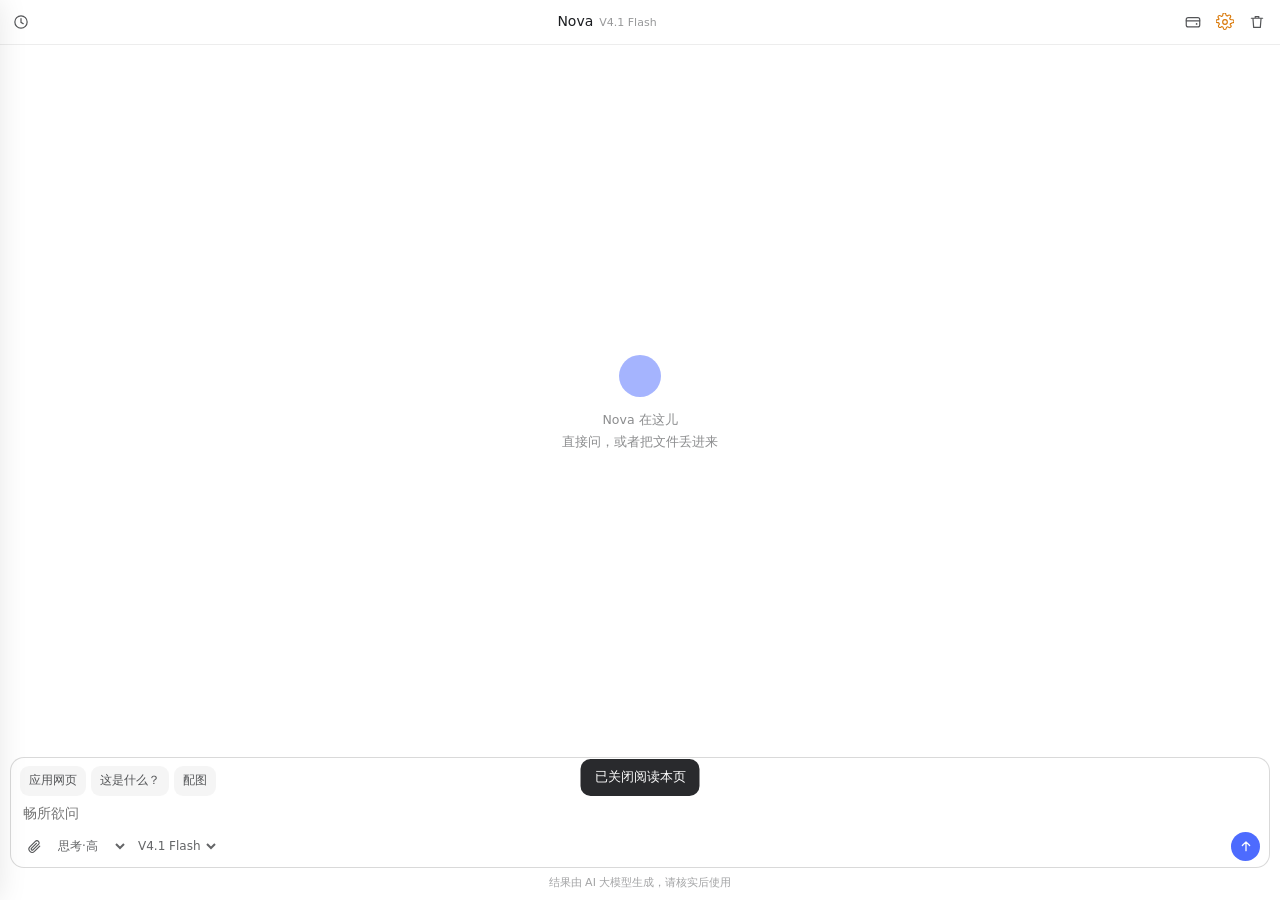
<file: floating-ball/docs/selftest-sidepanel.html>
<!DOCTYPE html>
<html lang="zh-CN">
<head>
<meta charset="utf-8">
<title>侧边栏自检</title>
<style>
  body { margin: 0; padding: 14px; font: 12px/1.55 system-ui, "Microsoft YaHei"; background: #f7f8fa; }
  h1 { font-size: 14px; margin: 0 0 8px; }
  #report { background: #0F6E56; color: #fff; padding: 12px 14px; border-radius: 10px;
            white-space: pre-wrap; font: 12px/1.6 ui-monospace, Consolas, monospace; margin: 0; }
</style>
</head>
<body>
<h1>侧边栏自检（面板跑在"宿主模式"下的行为）</h1>
<pre id="report">运行中…</pre>
<script>
// ---- 假 chrome API：形状要跟扩展环境提供的一致 ----
var calls = [];                 // 记下调用，用来断言"确实去问了标签页"
var msgListeners = [];
var store = {};
var TABS_FAIL = false;          // 想模拟"这个页面读不了"就设成 true
window.chrome = {
  storage: { local: {
    get: function (k, cb) { setTimeout(function () { cb(store); }, 0); },
    set: function (o, cb) { Object.keys(o).forEach(function (k) { store[k] = o[k]; }); if (cb) setTimeout(cb, 0); }
  } },
  runtime: {
    sendMessage: function (m, cb) { if (cb) setTimeout(function () { cb({}); }, 0); },
    onMessage: { addListener: function (fn) { msgListeners.push(fn); } },
    lastError: null
  },
  tabs: {
    query: function (q, cb) { calls.push(['query', q]); setTimeout(function () { cb([{ id: 42, windowId: 7 }]); }, 0); },
    sendMessage: function (id, m, cb) {
      calls.push(['sendMessage', id, m]);
      setTimeout(function () {
        if (TABS_FAIL) {
          window.chrome.runtime.lastError = { message: '这个页面读不了' };
          try { cb(null); } finally { window.chrome.runtime.lastError = null; }
          return;
        }
        cb({ ok: true, title: '被读的那个页面', url: 'https://example.com/x',
             text: '这是标签页的正文', cut: false,
             images: ['https://example.com/a.png'], visible: '屏上那点文字' });
      }, 0);
    }
  }
};
// 关键：在 panel.js 加载**之前**就把宿主标记立起来（侧边栏那页就是这么干的）
window.__DS_HOST = 'sidepanel';
</script>
<script src="../config.js"></script>
<!-- 面板文案的词表，必须在 panel.js 前面 -->
<script src="../i18n.js"></script>
<script src="../panel.js"></script>
<script>
var host, sr, out = [], bad = 0;
function t(name, fn) {
  try { fn(); out.push('✓ ' + name); }
  catch (e) { bad++; out.push('✗ ' + name + ' → ' + e.message); }
}
function has(name, cond, extra) {
  out.push((cond ? '✓ ' : '✗ ') + name);
  if (!cond) { bad++; out.push('    ' + extra); }
}

setTimeout(async function () {
  window.__dsPanel.open();
  host = document.getElementById('__ds_float_panel__');
  sr = host && host.shadowRoot;

  t('面板建起来了', function () { if (!sr) { throw new Error('没有 shadowRoot'); } });
  t('宿主模式：铺满整个容器', function () {
    if (!sr.querySelector('.wrap.fs')) { throw new Error('没有 .wrap.fs'); }
    if (host.style.width !== window.innerWidth + 'px') {
      throw new Error('宽度=' + host.style.width + ' 而 viewport=' + window.innerWidth);
    }
  });
  t('藏掉全屏/退出，但「应用网页」留着', function () {
    var page = sr.querySelector('#page'), fs = sr.querySelector('#fs'), ex = sr.querySelector('#exit');
    out.push('   #page 文字=' + JSON.stringify(page.textContent) +
             ' display=' + getComputedStyle(page).display +
             ' | #fs=' + getComputedStyle(fs).display + ' #exit=' + getComputedStyle(ex).display);
    if (getComputedStyle(page).display === 'none') { throw new Error('「应用网页」被藏了'); }
    if (getComputedStyle(fs).display !== 'none') { throw new Error('#fs 没藏'); }
    if (getComputedStyle(ex).display !== 'none') { throw new Error('#exit 没藏'); }
  });
  t('网页侧的服务不会在侧栏里注册（侧栏不该应答自己）', function () {
    if (msgListeners.length) { throw new Error('侧栏里也注册了取内容监听，会自己答自己'); }
  });

  var g = await window.__dsPanel.grabContext();
  t('侧栏里取内容 → 真的去问当前标签页', function () {
    out.push('   调用记录 = ' + JSON.stringify(calls));
    out.push('   拿到 = ' + JSON.stringify(g));
    if (!calls.some(function (c) { return c[0] === 'query' && c[1].active && c[1].currentWindow; })) {
      throw new Error('没按 {active,currentWindow} 查标签页');
    }
    if (!calls.some(function (c) { return c[0] === 'sendMessage' && c[1] === 42 && c[2] && c[2].type === 'ds-grab-page'; })) {
      throw new Error('没给正确标签页发 ds-grab-page');
    }
    if (!g.ok || (g.text || '').indexOf('标签页的正文') < 0) { throw new Error('没拿到标签页正文'); }
    if (g.windowId !== 7) { throw new Error('windowId 没带上（截图要用它定位窗口）'); }
  });

  TABS_FAIL = true;
  var g2 = await window.__dsPanel.grabContext();
  t('读不到的页面要明确失败，不能假装成功', function () {
    if (g2.ok) { throw new Error('居然返回成功'); }
    out.push('   失败原因 = ' + JSON.stringify(g2.error));
  });

  // ---- 点「应用网页」：侧栏里必须去读**当前标签页** ----
  // 这一步以前是直接调 grabPage()（读侧栏自己的 document），于是提示里写"0 字"、
  // chip 上挂着侧栏自己的标题 —— 真发出去的内容是对的（发送时才走 grabContext），
  // 但点下去那一下的反馈是假的。这条断言就是把它钉住。
  TABS_FAIL = false;
  function wait(ms) { return new Promise(function (r) { setTimeout(r, ms); }); }

  sr.querySelector('#page').click();          // 关 → 整页
  await wait(80);
  t('点「应用网页」→ 整页模式读的是当前标签页', function () {
    var chip = sr.querySelector('.chip.page');
    var toastText = sr.querySelector('#toast').textContent;
    out.push('   chip  = ' + JSON.stringify(chip ? chip.textContent : null));
    out.push('   toast = ' + JSON.stringify(toastText));
    if (!chip) { throw new Error('没出现 .chip.page'); }
    if (chip.textContent.indexOf('被读的那个页面') < 0) {
      throw new Error('chip 上的标题不是标签页的 → 读成了侧栏自己');
    }
    if (chip.textContent.indexOf('1 图') < 0) { throw new Error('图片数不对'); }
    if (toastText.indexOf('8 字') < 0) { throw new Error('提示里的字数不是标签页正文的 8 字'); }
  });

  sr.querySelector('#page').click();          // 整页 → 可见区
  await wait(80);
  t('再点一下 → 可见区模式，读的还是标签页', function () {
    var chip = sr.querySelector('.chip.page');
    var toastText = sr.querySelector('#toast').textContent;
    out.push('   chip  = ' + JSON.stringify(chip ? chip.textContent : null));
    out.push('   toast = ' + JSON.stringify(toastText));
    if (!chip || chip.textContent.indexOf('可见区：') !== 0) { throw new Error('chip 没切到可见区'); }
    if (chip.textContent.indexOf('被读的那个页面') < 0) { throw new Error('又读成侧栏自己了'); }
    if (toastText.indexOf('6 字') < 0) { throw new Error('可见区字数不是标签页 visible 的 6 字'); }
  });

  sr.querySelector('#page').click();          // 可见区 → 关
  await wait(80);
  t('第三下 → 关掉，按钮文字复位', function () {
    var btn = sr.querySelector('#page');
    out.push('   按钮文字 = ' + JSON.stringify(btn.textContent) +
             '  chip = ' + !!sr.querySelector('.chip.page'));
    if (sr.querySelector('.chip.page')) { throw new Error('chip 没清掉'); }
    if (btn.textContent !== '应用网页') { throw new Error('按钮文字没复位'); }
  });

  var d = document.getElementById('report');
  // 面板是铺满视口的浮层，报告得排在它**后面**才盖得住（同 z-index 时看 DOM 顺序）
  document.body.appendChild(d);
  d.style.position = 'relative';
  d.style.zIndex = '2147483647';
  d.style.background = bad ? '#dc2626' : '#0F6E56';
  d.textContent = (bad ? '★ 有 ' + bad + ' 项没过' : '侧边栏自检：全部通过 ✓') + '\n' + out.join('\n');
}, 700);
</script>
</body>
</html>
</file>
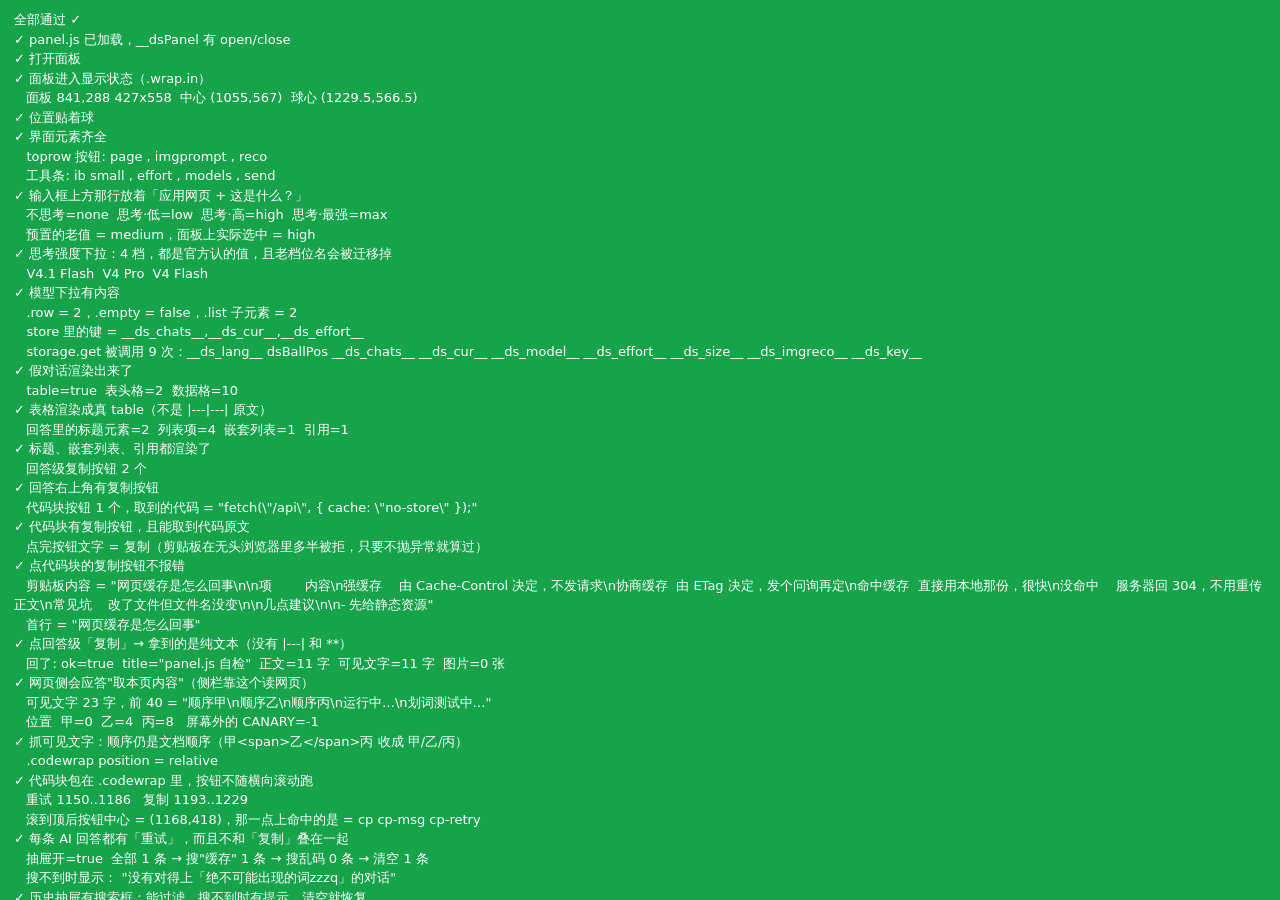
<file: floating-ball/docs/selftest.html>
<!DOCTYPE html>
<html lang="zh-CN">
<head>
<meta charset="utf-8">
<title>panel.js 自检</title>
<style>
  html, body { margin: 0; height: 100%; background: #e8eaee; }
  #report { position: fixed; left: 0; top: 0; right: 0; padding: 10px 14px; z-index: 99999;
            font: 13px/1.5 system-ui, "Microsoft YaHei", sans-serif; background: #16a34a; color: #fff;
            white-space: pre-wrap; }
  #report.bad { background: #dc2626; }
</style>
</head>
<body>
<div id="report">运行中…</div>
<div id="report2" style="position:fixed;left:0;bottom:0;right:0;padding:10px 14px;z-index:99998;
     font:13px/1.5 system-ui,'Microsoft YaHei',sans-serif;background:#185FA5;color:#fff;white-space:pre-wrap">划词测试中…</div>
<script>
  // ---- 模拟 content.js 给面板提供的东西 + chrome API ----
  // 造一条"真实长相"的假对话：表格 + 标题 + 嵌套列表 + 引用 + 代码块。
  // 这样打开面板就能一眼看出排版对不对（表格以前是原样吐 |---|---| 的）。
  var TABLE = '| 项 | 内容 |\n|---|----|\n| 强缓存 | 由 Cache-Control 决定，不发请求 |' +
    '\n| 协商缓存 | 由 ETag 决定，发个问询再定 |\n| 命中缓存 | 直接用本地那份，很快 |' +
    '\n| 没命中 | 服务器回 304，不用重传正文 |\n| 常见坑 | 改了文件但文件名没变 |';
  var MD = '## 网页缓存是怎么回事\n\n' + TABLE +
    '\n\n### 几点建议\n\n- **先给静态资源加指纹**：文件名里带上内容哈希，改了就换名字\n- 再想缓存策略\n  - 页面用 no-cache，资源用长缓存\n- 别在开发环境开长缓存\n\n> 顺便一提：Ctrl+F5 能强制绕开缓存。\n\n' +
    '这样写就行：\n\n```js\nfetch("/api", { cache: "no-store" });\n```\n\n完事。' +
    // 「推荐图片」开着时模型会在末尾给这个东西：它不该露在正文里，
    // 而是变成气泡底部一行可点的小块（这一行也是给人看的效果图）
    '\n\n<img-reco>HTTP 缓存 流程图 | 浏览器缓存 304 示意图</img-reco>';
  var __store = {
    __ds_chats__: [{
      id: 'test1', title: '测试对话', updatedAt: Date.now(),
      messages: [
        // 这条用户消息**故意不写 ts**：模拟 2026-10-13 之前存下的老记录 ——
        // 底下那条断言就靠它验"没有 ts 就不显示时间，也不拿现在糊一个假的"。
        { role: 'user', content: '网页缓存是怎么回事', show: '网页缓存是怎么回事' },
        { role: 'assistant', ts: Date.now(), content: MD, show: MD,
          reasoning: '概念问题，先给一张对照表，再补几条建议。' }
      ]
    }],
    __ds_cur__: 'test1',
    // 故意预置一个**老档位名**：老版本里「思考·中」存进浏览器的就是 'medium'，
    // 而官方映射表里 medium 其实一直被当 high 跑。下面有一条断言专门盯这个迁移。
    __ds_effort__: 'medium'
  };
  // 剪贴板的桩：无头浏览器里 navigator.clipboard 会直接抛，所以换成记录用的假货，
  // 这样才验得了"点复制到底写进去了什么"。
  var clipText = '';
  try {
    Object.defineProperty(navigator, 'clipboard', {
      configurable: true,
      value: { writeText: function (t) { clipText = String(t); return Promise.resolve(); } }
    });
  } catch (e) {}

  var getCalls = [];
  var storageListeners = [];    // panel.js 会注册一个：设置页改了语言 / Key，这边跟着动
  var msgListeners = [];        // panel.js 会注册一个：替侧边栏取本页内容
  window.chrome = {
    storage: {
      local: {
        get: function (k, cb) { getCalls.push(k); setTimeout(function () { cb(__store); }, 0); },
        set: function (o, cb) { Object.keys(o).forEach(function (k) { __store[k] = o[k]; }); if (cb) setTimeout(cb, 0); }
      },
      // 真的 chrome.storage 有 onChanged；这里给个能手动触发的桩，
      // 才能验"在设置页切语言，面板当场跟着换"这条路（不然只能验下次打开）。
      onChanged: { addListener: function (fn) { storageListeners.push(fn); } }
    },
    runtime: {
      sendMessage: function (m, cb) { if (cb) setTimeout(function () { cb({}); }, 0); },
      onMessage: { addListener: function (fn) { msgListeners.push(fn); } },
      lastError: null
    }
  };
  window.__DS_BALL = function () { return { x: 300, y: 260, size: 53 }; };   // 假装球在左上
  window.__DS_BALL_VISIBLE = function () {};
  window.__DS_ICON_PATH = '';

  var problems = [];
  // panel.js 里 initData() 的异常是被 .catch() 吞掉再 console.error 的，
  // 光监听 error 事件看不到，所以这里把 console.error 也接管过来。
  window.console.error = function () {
    problems.push('console.error: ' + Array.prototype.slice.call(arguments).join(' '));
  };
  window.addEventListener('error', function (e) {
    problems.push('error: ' + e.message + ' @' + String(e.filename || '').split('/').pop() + ':' + e.lineno);
  });
  window.addEventListener('unhandledrejection', function (e) {
    problems.push('reject: ' + ((e.reason && e.reason.message) ? e.reason.message : String(e.reason)));
  });
</script>

<script src="../config.js"></script>
<!-- 面板文案的词表，必须在 panel.js 前面 -->
<script src="../i18n.js"></script>
<script src="../panel.js"></script>
<script src="../content.js"></script>

<script>
  setTimeout(function () {
    var out = [];
    var host = null, sr = null;
    function t(name, fn) {
      try { fn(); out.push('✓ ' + name); }
      catch (e) { out.push('✗ ' + name + ' → ' + e.message); }
    }

    t('panel.js 已加载，__dsPanel 有 open/close', function () {
      if (!window.__dsPanel) { throw new Error('__dsPanel 没暴露'); }
      if (typeof window.__dsPanel.open !== 'function') { throw new Error('open 不是函数'); }
      if (typeof window.__dsPanel.close !== 'function') { throw new Error('close 不是函数'); }
    });

    t('打开面板', function () {
      window.__dsPanel.open();
      host = document.getElementById('__ds_float_panel__');
      if (!host) { throw new Error('面板节点没建出来'); }
      sr = host.shadowRoot;
      if (!sr) { throw new Error('没有 shadowRoot'); }
    });

    // 打开之后要等一等：open() 里那句 initData() 是异步的（要读存储、再渲染消息），
    // 紧接着同步断言只会看到空面板 —— 我第一次就是这么被骗了一轮。
    setTimeout(function () {
    t('面板进入显示状态（.wrap.in）', function () {
      if (!sr.querySelector('.wrap.in')) { throw new Error('没有 .wrap.in'); }
      if (host.style.display === 'none') { throw new Error('host 还是隐藏的'); }
    });

    t('位置贴着球', function () {
      // 注意：content.js 也会设 window.__DS_BALL（那就是真球的位置），
      // 所以这里要读**实际**的球位置来算期望值，不能写死。
      var b = (typeof window.__DS_BALL === 'function' ? window.__DS_BALL() : null) || { x: 300, y: 260, size: 53 };
      var l = parseFloat(host.style.left), tp = parseFloat(host.style.top);
      var w = parseFloat(host.style.width), h = parseFloat(host.style.height);
      var bx = b.x + b.size / 2, by = b.y + b.size / 2;
      out.push('   面板 ' + Math.round(l) + ',' + Math.round(tp) + ' ' + w + 'x' + h +
               '  中心 (' + Math.round(l + w / 2) + ',' + Math.round(tp + h / 2) + ')  球心 (' + bx + ',' + by + ')');
      var okCenter = Math.abs(l + w / 2 - bx) < 2 && Math.abs(tp + h / 2 - by) < 2;
      var okClamp = Math.abs(l - 12) < 2 || Math.abs(tp - 12) < 2 ||
                    Math.abs(l + w - (window.innerWidth - 12)) < 20 ||
                    Math.abs(tp + h - (window.innerHeight - 12)) < 20;
      if (!okCenter && !okClamp) { throw new Error('既不居中也没贴边夹取，位置不对'); }
    });

    t('界面元素齐全', function () {
      var need = ['#input', '#effort', '#models', '#send', '#page', '#imgprompt', '#grip', '#exit',
                  '#history', '#del', '#fs', '#list', '.bar', '.toprow', '.tools'];
      var miss = need.filter(function (s) { return !sr.querySelector(s); });
      if (miss.length) { throw new Error('少了 ' + miss.join(' ')); }
    });

    t('输入框上方那行放着「应用网页 + 这是什么？」', function () {
      var tr = sr.querySelector('.toprow');
      var ids = Array.prototype.map.call(tr.querySelectorAll('button'), function (b) { return b.id; });
      if (ids.indexOf('page') < 0 || ids.indexOf('imgprompt') < 0) {
        throw new Error('toprow 里是 [' + ids.join(',') + ']');
      }
      out.push('   toprow 按钮: ' + ids.join(' , '));
      var tools = Array.prototype.map.call(sr.querySelectorAll('.tools > *'), function (b) {
        return b.id || b.className;
      });
      out.push('   工具条: ' + tools.join(' , '));
    });

    t('思考强度下拉：4 档，都是官方认的值，且老档位名会被迁移掉', function () {
      var e = sr.querySelector('#effort');
      var labels = Array.prototype.map.call(e.options, function (o) { return o.textContent + '=' + o.value; });
      var vals = Array.prototype.map.call(e.options, function (o) { return o.value; }).join(',');
      out.push('   ' + labels.join('  '));
      out.push('   预置的老值 = medium，面板上实际选中 = ' + e.value);
      if (labels.length !== 4) { throw new Error('不是 4 档：' + labels.length); }
      // 官方 reasoning_effort 只认 low/high/max，「不思考」靠 thinking:{type:disabled} 表达
      if (vals !== 'none,low,high,max') { throw new Error('档位不是 none/low/high/max：' + vals); }
      // 老配置里存的 'medium' 实际跑的就是 high —— 必须迁移成 high（否则会留在列表外，下拉框选不中）
      if (e.value !== 'high') { throw new Error('老值 medium 没迁移成 high，实际选中 = ' + e.value); }
    });

    t('模型下拉有内容', function () {
      var m = sr.querySelector('#models');
      var labels = Array.prototype.map.call(m.options, function (o) { return o.textContent; });
      if (!labels.length) { throw new Error('空的'); }
      out.push('   ' + labels.join('  '));
    });

    t('假对话渲染出来了', function () {
      out.push('   .row = ' + sr.querySelectorAll('.row').length +
               '，.empty = ' + !!sr.querySelector('.empty') +
               '，.list 子元素 = ' + sr.querySelectorAll('.list > *').length);
      out.push('   store 里的键 = ' + Object.keys(__store).join(','));
      out.push('   storage.get 被调用 ' + getCalls.length + ' 次：' + getCalls.join(' '));
      if (!sr.querySelectorAll('.row').length) { throw new Error('消息一条都没渲染'); }
    });

    t('表格渲染成真 table（不是 |---|---| 原文）', function () {
      var tb = sr.querySelector('.tablewrap table');
      var ths = sr.querySelectorAll('.tablewrap th').length;
      var tds = sr.querySelectorAll('.tablewrap td').length;
      out.push('   table=' + !!tb + '  表头格=' + ths + '  数据格=' + tds);
      if (!tb) { throw new Error('没渲染出 table'); }
      if (ths !== 2) { throw new Error('表头格数不对（应为 2）'); }
      if (sr.querySelector('.body').textContent.indexOf('|---|') >= 0) { throw new Error('分隔行还露在正文里'); }
    });

    t('标题、嵌套列表、引用都渲染了', function () {
      // 注意：别用 sr.querySelector('.body') —— 那拿到的是**第一条**消息（用户那句），
      // 我们要查的是最后一条（AI 的回答）。
      var bodies = sr.querySelectorAll('.body');
      var ai = bodies[bodies.length - 1];
      var h = ai.querySelectorAll('h1,h2,h3,h4').length;
      var li = ai.querySelectorAll('li').length;
      var nested = ai.querySelectorAll('li ul, li ol').length;
      out.push('   回答里的标题元素=' + h + '  列表项=' + li + '  嵌套列表=' + nested +
               '  引用=' + ai.querySelectorAll('blockquote').length);
      if (!h) { throw new Error('没有标题元素'); }
      if (li < 4) { throw new Error('列表项太少，可能没解析成列表'); }
      if (!nested) { throw new Error('嵌套那层没渲染出来'); }
      if (!ai.querySelector('blockquote')) { throw new Error('引用没渲染'); }
      if (ai.textContent.indexOf('## ') >= 0) { throw new Error('井号还露在正文里'); }
      if (ai.textContent.indexOf('- **先给静态资源加指纹**') >= 0) { throw new Error('列表标记还露在正文里'); }
    });

    t('回答右上角有复制按钮', function () {
      var n = sr.querySelectorAll('.cp-msg').length;
      out.push('   回答级复制按钮 ' + n + ' 个');
      if (!n) { throw new Error('一条都没有'); }
    });

    t('代码块有复制按钮，且能取到代码原文', function () {
      var code = sr.querySelector('.codewrap code');
      var n = sr.querySelectorAll('.codewrap .cp-code').length;
      out.push('   代码块按钮 ' + n + ' 个，取到的代码 = ' + JSON.stringify(code ? code.textContent : null));
      if (!code) { throw new Error('没有 .codewrap code'); }
      if (code.textContent.indexOf('no-store') < 0) { throw new Error('取到的不是代码原文'); }
    });

    t('点代码块的复制按钮不报错', function () {
      var c = sr.querySelector('.codewrap .cp-code');
      c.click();
      out.push('   点完按钮文字 = ' + c.textContent + '（剪贴板在无头浏览器里多半被拒，只要不抛异常就算过）');
    });

    // 回答级那个「复制」：把 navigator.clipboard 换成桩，看它到底写了什么进去。
    // 这才是真正要验的东西 —— 复制出去的是"人能读的纯文本"，不是 markdown 原文。
    t('点回答级「复制」→ 拿到的是纯文本（没有 |---| 和 **）', function () {
      var b = sr.querySelector('.cp-msg');
      if (!b) { throw new Error('没有回答级复制按钮'); }
      b.click();
      out.push('   剪贴板内容 = ' + JSON.stringify(clipText.slice(0, 150)));
      if (!clipText) { throw new Error('没写进剪贴板（桩没接住？）'); }
      if (clipText.indexOf('|---|') >= 0) { throw new Error('表格分隔行还在'); }
      if (clipText.indexOf('|') >= 0) { throw new Error('表格竖线还在'); }
      if (clipText.indexOf('**') >= 0) { throw new Error('加粗星号还在'); }
      if (clipText.indexOf('##') >= 0) { throw new Error('标题井号还在'); }
      if (clipText.indexOf('项') < 0 || clipText.indexOf('内容') < 0) { throw new Error('表格内容丢了'); }
      if (clipText.indexOf('no-store') < 0) { throw new Error('代码块内容丢了'); }
      if (clipText.indexOf('加指纹') < 0) { throw new Error('列表内容丢了'); }
      out.push('   首行 = ' + JSON.stringify(clipText.split('\n')[0]));
    });

    // 侧边栏里点「应用网页」时，会发消息来问本页的内容 —— 这里验网页侧真的会答，
    // 而且字段和侧栏那边要的**一致**（这就是两侧之间的契约，改一边要改另一边）。
    t('网页侧会应答"取本页内容"（侧栏靠这个读网页）', function () {
      if (!msgListeners.length) { throw new Error('panel.js 没注册消息监听'); }
      var got = null;
      msgListeners.forEach(function (fn) {
        fn({ type: 'ds-grab-page' }, {}, function (r) { got = r; });
      });
      if (!got) { throw new Error('没有回应'); }
      out.push('   回了: ok=' + got.ok + '  title=' + JSON.stringify(got.title) +
               '  正文=' + (got.text || '').length + ' 字  可见文字=' + (got.visible || '').length +
               ' 字  图片=' + (got.images || []).length + ' 张');
      if (!got.ok) { throw new Error('ok=false：' + got.error); }
      if (!(got.text || '').length) { throw new Error('没取到正文'); }
      if (typeof got.visible !== 'string') { throw new Error('visible 字段不对'); }
      if (!Array.isArray(got.images)) { throw new Error('images 不是数组'); }
    });

    // 抓可见文字这次换成了"元素剪枝"（视口外的整块不往里翻，一个 3 万节点的页面
    // 从 2.6 万次量位置框降到 2000 次）。下面两条是它的回归保护：
    // 顺序不能乱（原来按文本节点走，本来就是文档顺序）、视口外的不许收。
    t('抓可见文字：顺序仍是文档顺序（甲<span>乙</span>丙 收成 甲/乙/丙）', function () {
      var y0 = window.pageYOffset || 0;
      window.scrollTo(0, 0);
      var wrap = document.createElement('div');
      wrap.innerHTML = '<p>顺序甲<span>顺序乙</span>顺序丙</p>';
      document.body.insertBefore(wrap, document.body.firstChild);
      var far = document.createElement('div');
      far.setAttribute('style', 'position:absolute;left:0;top:20000px');
      far.textContent = '屏幕外的字CANARY不该被收';
      document.body.appendChild(far);

      var got = null;
      msgListeners.forEach(function (fn) { fn({ type: 'ds-grab-page' }, {}, function (r) { got = r; }); });
      var v = (got && got.visible) || '';

      document.body.removeChild(wrap);
      document.body.removeChild(far);
      window.scrollTo(0, y0);

      var i1 = v.indexOf('顺序甲'), i2 = v.indexOf('顺序乙'), i3 = v.indexOf('顺序丙');
      var far2 = v.indexOf('CANARY');
      out.push('   可见文字 ' + v.length + ' 字，前 40 = ' + JSON.stringify(v.slice(0, 40)));
      out.push('   位置  甲=' + i1 + '  乙=' + i2 + '  丙=' + i3 + '   屏幕外的 CANARY=' + far2);
      if (i1 < 0 || i2 < 0 || i3 < 0) { throw new Error('视口内的字没收全：' + i1 + '/' + i2 + '/' + i3); }
      if (!(i1 < i2 && i2 < i3)) { throw new Error('顺序乱了：甲/乙/丙 = ' + i1 + '/' + i2 + '/' + i3); }
      if (far2 >= 0) { throw new Error('屏幕外的东西被收进来了'); }
    });

    t('代码块包在 .codewrap 里，按钮不随横向滚动跑', function () {
      var pre = sr.querySelector('.codewrap pre');
      if (!pre) { throw new Error('pre 没包进 codewrap'); }
      var pos = getComputedStyle(sr.querySelector('.codewrap')).position;
      out.push('   .codewrap position = ' + pos);
      if (pos !== 'relative') { throw new Error('不是 relative，按钮定位会跑偏'); }
    });

    // ---- 这一轮新加的两样：气泡上的「重试」、抽屉里的搜索 ----
    t('每条 AI 回答都有「重试」，而且不和「复制」叠在一起', function () {
      var ai = sr.querySelector('.row.ai .bubble');
      if (!ai) { throw new Error('没有 AI 气泡'); }
      var rt = ai.querySelector('.cp-retry');
      var cp = ai.querySelector('.cp-msg:not(.cp-retry)');
      if (!rt) { throw new Error('AI 气泡上没有 .cp-retry'); }
      if (!cp) { throw new Error('AI 气泡上没有复制按钮'); }
      if (rt.textContent !== '重试') { throw new Error('按钮文字是 ' + JSON.stringify(rt.textContent)); }
      if (ai.querySelectorAll('.cp-retry').length !== 1) { throw new Error('重试按钮重复了'); }
      // 两个按钮都靠 right 定位，写错顺序就会原地重叠 —— 这条断言专门盯它
      var rr = rt.getBoundingClientRect(), cr = cp.getBoundingClientRect();
      out.push('   重试 ' + Math.round(rr.left) + '..' + Math.round(rr.right) +
               '   复制 ' + Math.round(cr.left) + '..' + Math.round(cr.right));
      if (!rr.width) { throw new Error('重试按钮宽度是 0（多半没显示）'); }
      if (rr.right > cr.left + 1) { throw new Error('两个按钮叠在一起了'); }
      // 命中测试：合成事件是直接打在元素上的，绕过遮挡判定 —— 只有这条能证明"真鼠标点得到"。
      // ⚠ 坑：getBoundingClientRect 给的是**几何位置**，滚动容器把它裁掉了也照样有坐标。
      //   长回答会把这条气泡顶到可视区外（实测 top=23，而面板在 y≥259），
      //   这时候 elementFromPoint 必然落空 —— 那是假失败。所以先把列表滚到顶再测。
      var listEl = sr.querySelector('#list');
      var savedTop = listEl.scrollTop;
      listEl.scrollTop = 0;
      var rr2 = rt.getBoundingClientRect();
      var px = rr2.left + rr2.width / 2, py = rr2.top + rr2.height / 2;
      var hit = sr.elementFromPoint(px, py);
      listEl.scrollTop = savedTop;
      out.push('   滚到顶后按钮中心 = (' + Math.round(px) + ',' + Math.round(py) + ')，' +
               '那一点上命中的是 = ' + (hit ? (hit.className || hit.id || hit.tagName) : 'null'));
      if (!hit || !(hit === rt || rt.contains(hit))) {
        throw new Error('重试按钮那一点命中的不是它自己 → 真鼠标点不到');
      }
    });

    t('历史抽屉有搜索框：能过滤，搜不到时有提示，清空就恢复', function () {
      var dw = sr.querySelector('.drawer');
      var dq = sr.querySelector('#dq');
      if (!dq) { throw new Error('抽屉里没有搜索框 #dq'); }
      if (!dw.classList.contains('open')) { sr.querySelector('#history').click(); }
      var wasOpen = dw.classList.contains('open');

      var nAll = sr.querySelectorAll('#dlist .hitem').length;

      dq.value = '缓存';                                    // 命中：标题是"测试对话"，但正文里有"缓存"
      dq.dispatchEvent(new Event('input'));
      var nHit = sr.querySelectorAll('#dlist .hitem').length;

      dq.value = '绝不可能出现的词zzzq';                     // 不命中
      dq.dispatchEvent(new Event('input'));
      var nMiss = sr.querySelectorAll('#dlist .hitem').length;
      var missTxt = sr.querySelector('#dlist').textContent;

      dq.value = '';
      dq.dispatchEvent(new Event('input'));
      var nBack = sr.querySelectorAll('#dlist .hitem').length;

      out.push('   抽屉开=' + wasOpen + '  全部 ' + nAll + ' 条' +
               ' → 搜"缓存" ' + nHit + ' 条 → 搜乱码 ' + nMiss + ' 条 → 清空 ' + nBack + ' 条');
      out.push('   搜不到时显示： ' + JSON.stringify(missTxt.slice(0, 40)));

      dw.classList.remove('open');
      if (!wasOpen) { throw new Error('点历史按钮没拉开抽屉'); }
      if (nAll < 1) { throw new Error('抽屉里一条对话都没有'); }
      if (nHit !== 1) { throw new Error('搜"缓存"该命中 1 条（正文里有），实际 ' + nHit); }
      if (nMiss !== 0) { throw new Error('搜乱码该 0 条，实际 ' + nMiss); }
      if (nBack !== nAll) { throw new Error('清空搜索词后没恢复：' + nBack + ' ≠ ' + nAll); }
      if (missTxt.indexOf('没有对得上') < 0) { throw new Error('搜不到时没有任何提示'); }
    });

    // ---- 这一轮新加的两样：气泡底部的时间、输入框 ↑ 翻自己发过的话 ----
    t('AI 气泡底部有 HH:MM，老记录没 ts 就不显示', function () {
      var ai = sr.querySelector('.row.ai .bubble .time');
      if (!ai) { throw new Error('AI 气泡上没有 .time'); }
      out.push('   AI 那条时间 = ' + JSON.stringify(ai.textContent) +
               '   （悬停看完整时间：' + JSON.stringify(String(ai.title).slice(0, 16)) + '…）');
      if (!/^\d{2}:\d{2}$/.test(ai.textContent)) {
        throw new Error('时间格式不是 HH:MM：' + JSON.stringify(ai.textContent));
      }
      // 种子数据里那条用户消息故意没写 ts（老记录）→ 它不该显示时间
      if (sr.querySelector('.row.me .bubble .time')) {
        throw new Error('没有 ts 的老记录也显示了时间（不能拿"现在"糊一个假的）');
      }
    });

    t('输入框 ↑ 回填上一条自己发的话，↓ 把刚打的半句还回来', function () {
      var inp = sr.querySelector('#input');
      inp.focus();
      inp.value = '打了一半的话';
      inp.setSelectionRange(inp.value.length, inp.value.length);
      inp.dispatchEvent(new KeyboardEvent('keydown', { key: 'ArrowUp', bubbles: true }));
      out.push('   按 ↑ → ' + JSON.stringify(inp.value));
      if (inp.value !== '网页缓存是怎么回事') { throw new Error('↑ 没回填上一条'); }
      // 已经翻到最早那条，再按一次：还是它（不能跳走，也不能清空）
      inp.dispatchEvent(new KeyboardEvent('keydown', { key: 'ArrowUp', bubbles: true }));
      if (inp.value !== '网页缓存是怎么回事') {
        throw new Error('翻到头之后再按 ↑ 被改掉了：' + JSON.stringify(inp.value));
      }
      inp.dispatchEvent(new KeyboardEvent('keydown', { key: 'ArrowDown', bubbles: true }));
      out.push('   按 ↓ → ' + JSON.stringify(inp.value));
      if (inp.value !== '打了一半的话') { throw new Error('↓ 没把刚才那半句还回来'); }
      // 收工：清空 + 发一次 input（手打一个字就该退出"翻历史"状态）
      inp.value = '';
      inp.dispatchEvent(new Event('input'));
    });

    // ---- 界面语言：整块切英文 / 切回中文（2026-10-20 新加）----
    // 放在最后：relang() 是**把整个面板拆了重建**（build() 一次性 innerHTML），
    // 前面抓的 sr / input / send 全都会指向已经离场的旧节点 —— 必须重新取。
    function setLang(v) {
      __store.__ds_lang__ = v;
      storageListeners.forEach(function (fn) { fn({ __ds_lang__: { newValue: v } }, 'local'); });
    }

    t('切到英文：整块变英文，输入框的字和抽屉状态都不丢', function () {
      // 先造一点"用户状态"——换语言不能把这些冲掉
      sr.querySelector('#input').value = 'draft text';
      sr.querySelector('#history').click();
      if (!sr.querySelector('#drawer').classList.contains('open')) { throw new Error('抽屉没拉开，测不了'); }

      setLang('en');
      host = document.getElementById('__ds_float_panel__');
      sr = host.shadowRoot;

      var ph = sr.querySelector('#input').placeholder;
      var nw = sr.querySelector('#new').textContent;
      var sd = sr.querySelector('#send').title;
      var dh = sr.querySelector('.dhead span').textContent;
      var ef = sr.querySelector('#effort').options[0].textContent;
      out.push('   占位符 ' + JSON.stringify(ph) + ' / 新对话 ' + JSON.stringify(nw) +
               ' / 抽屉 ' + JSON.stringify(dh) + ' / 档位 ' + JSON.stringify(ef));
      if (ph !== 'Ask me anything') { throw new Error('占位符还是 ' + JSON.stringify(ph)); }
      if (nw !== 'New chat') { throw new Error('「新对话」还是 ' + JSON.stringify(nw)); }
      if (sd !== 'Send') { throw new Error('发送按钮 title 还是 ' + JSON.stringify(sd)); }
      if (dh !== 'History') { throw new Error('抽屉标题还是 ' + JSON.stringify(dh)); }
      if (ef !== 'No thinking') { throw new Error('思考档位还是 ' + JSON.stringify(ef)); }
      if (sr.querySelector('#input').value !== 'draft text') { throw new Error('换语言把输入框里的字弄丢了'); }
      if (!sr.querySelector('#drawer').classList.contains('open')) { throw new Error('换语言把抽屉关上了'); }
    });

    t('切回中文：文案复原（不是只改了一半）', function () {
      setLang('zh');
      host = document.getElementById('__ds_float_panel__');
      sr = host.shadowRoot;
      var ph = sr.querySelector('#input').placeholder;
      var nw = sr.querySelector('#new').textContent;
      if (ph !== '畅所欲问') { throw new Error('占位符没切回来：' + JSON.stringify(ph)); }
      if (nw !== '新对话') { throw new Error('「新对话」没切回来：' + JSON.stringify(nw)); }
      if (sr.querySelector('#input').value !== 'draft text') { throw new Error('切回来把输入框的字弄丢了'); }
      sr.querySelector('#input').value = '';
      sr.querySelector('#drawer').classList.remove('open');
    });

    t('关闭面板后球该回来', function () {
      var back = false;
      var old = window.__DS_BALL_VISIBLE;
      window.__DS_BALL_VISIBLE = function (v) { if (v === true) { back = true; } };
      window.__dsPanel.close();
      window.__DS_BALL_VISIBLE = old;
      if (!back) { throw new Error('关面板没有通知球回来'); }
      if (host.style.display !== 'none') { throw new Error('host 没有隐藏'); }
    });

    if (problems.length) {
      out.push('');
      out.push('⚠ 运行中捕获到：');
      problems.forEach(function (p) { out.push('   ' + p); });
    }
    var bad = out.filter(function (x) { return x.indexOf('✗') === 0; }).length;
    var d = document.getElementById('report');
    d.className = (bad || problems.length) ? 'bad' : '';
    d.textContent = (bad || problems.length ? '发现问题 ' + (bad + problems.length) + ' 处' : '全部通过 ✓') + '\n' + out.join('\n');
    }, 400);          // 内层：等 initData() 那种异步动作跑完
  }, 400);            // 外层：等脚本都就位
</script>

<script>
  // ---- 划词提问的独立测试 ----
  // 单独一段：它要造真实的选区、等 content.js 的 mouseup 处理，节奏跟上面的面板测试不一样。
  setTimeout(function () {
    var out2 = [];
    function t2(name, fn) {
      try { fn(); out2.push('✓ ' + name); }
      catch (e) { out2.push('✗ ' + name + ' → ' + e.message); }
    }
    function report2() {
      var bad2 = out2.filter(function (x) { return x.indexOf('✗') === 0; }).length;
      var d2 = document.getElementById('report2');
      d2.style.background = bad2 ? '#dc2626' : '#0F6E56';
      d2.textContent = (bad2 ? '划词提问：发现 ' + bad2 + ' 处问题' : '划词提问：全部通过 ✓') + '\n' + out2.join('\n');
    }

    t2('content.js 把球注入了', function () {
      if (!document.getElementById('__ds_float_ball__')) { throw new Error('没有 #__ds_float_ball__'); }
    });

    // 快捷键：此时还没选过任何文字（selCache 也是空的）→ 该走"没选中"那条路。
    // 放在最前面测是有意的：selCache 一旦被填过就清不掉，后面再测就测不到了。
    t2('快捷键没选中文字 → 不静默，给一句提示', function () {
      var ph = document.getElementById('__ds_float_panel__');
      if (!ph) { throw new Error('面板不在'); }
      if (window.getSelection() && !window.getSelection().isCollapsed) {
        throw new Error('前提不成立：这时候已经选中了东西');
      }
      var got = null;
      msgListeners.forEach(function (fn) {
        fn({ type: 'ds-ask-selection' }, { id: 'test-extension-id' }, function (r) { got = r; });
      });
      var tip = ph.shadowRoot.querySelector('#toast').textContent;
      out2.push('   回执 = ' + JSON.stringify(got));
      out2.push('   提示 = ' + JSON.stringify(tip));
      if (!got || got.ok !== false || got.reason !== 'no-selection') {
        throw new Error('内容脚本没接住 / 没报"没选中"：' + JSON.stringify(got));
      }
      if (tip.indexOf('没有选中') < 0) { throw new Error('一句话都没给，用户只会以为键坏了'); }
    });

    // 造一段文字并"选中"它，再发一个 mouseup（content.js 就是靠这个触发的）
    var para = document.createElement('p');
    para.textContent = '选中我试试划词提问';
    para.style.cssText = 'position:absolute;left:30px;top:150px;font-size:16px;color:#333';
    document.body.appendChild(para);
    var range = document.createRange();
    range.selectNodeContents(para);
    var sel = window.getSelection();
    function sel2() {                       // 重新选中那段字（每步之间选区可能被清掉）
      var r = document.createRange();
      r.selectNodeContents(para);
      var s = window.getSelection();
      s.removeAllRanges();
      s.addRange(r);
    }
    sel.removeAllRanges();
    sel.addRange(range);
    document.dispatchEvent(new MouseEvent('mouseup', { bubbles: true }));

    setTimeout(function () {
      var ballHost = document.getElementById('__ds_float_ball__');
      var btn = ballHost ? ballHost.shadowRoot.querySelector('.selbtn') : null;   // 第一颗 = 问 X
      var bar = ballHost ? ballHost.shadowRoot.querySelector('.selbar') : null;   // 整行菜单
      var allBtns = ballHost ? ballHost.shadowRoot.querySelectorAll('.selbtn') : [];

      t2('选中网页文字会冒出一行快捷动作', function () {
        if (!btn || !bar) { throw new Error('没有 .selbar / .selbtn'); }
        var labels = Array.prototype.map.call(allBtns, function (b) { return b.textContent; });
        out2.push('   菜单 = ' + JSON.stringify(labels));
        out2.push('   display=' + bar.style.display + '  位置=' + bar.style.left + ',' + bar.style.top);
        if (bar.style.display === 'none') { throw new Error('菜单没显形'); }
        if (allBtns.length < 2) { throw new Error('只有一颗，快捷动作没有生效'); }
        if (labels[0].indexOf('问 ') !== 0) { throw new Error('第一颗应该是「问 X」，实际 ' + labels[0]); }
      });

      // 用**真实的鼠标序列**点它（mousedown → mouseup → click）。
      // 之前这里写的是 btn.click()，那只发 click、不发 mousedown，
      // 于是"按下时按钮会不会被自己藏掉"这条完全没测到 —— 真机上的 bug 就是这么漏掉的。
      var seen = [];
      document.addEventListener('mousedown', function (e) {
        var path = e.composedPath ? e.composedPath() : [];
        seen.push('document 看到: target=' + (e.target && (e.target.id || e.target.tagName)) +
                  ' path[0]=' + (path[0] && (path[0].className || path[0].tagName)));
      }, true);

      t2('按钮真的能被鼠标"碰到"（命中测试，不是靠合成事件）', function () {
        if (!btn) { throw new Error('跳过（上一条没通过）'); }
        sel2();
        if (typeof ballHost.shadowRoot.elementFromPoint !== 'function') {
          out2.push('   这个 Chrome 没有 shadowRoot.elementFromPoint，跳过');
          return;
        }
        var r = btn.getBoundingClientRect();
        var hit = ballHost.shadowRoot.elementFromPoint(r.left + r.width / 2, r.top + r.height / 2);
        out2.push('   按钮矩形 ' + Math.round(r.left) + ',' + Math.round(r.top) + ' ' +
                  Math.round(r.width) + 'x' + Math.round(r.height) +
                  '  该点命中的是 = ' + (hit ? (hit.className || hit.tagName) : 'null'));
        if (hit !== btn) { throw new Error('按钮那一点上命中的不是它自己 → 真鼠标点不到'); }
      });

      t2('按下时按钮不能被藏掉（真鼠标序列）', function () {
        if (!btn) { throw new Error('跳过（上一条没通过）'); }
        sel2();
        btn.dispatchEvent(new MouseEvent('mousedown', { bubbles: true, composed: true, cancelable: true }));
        out2.push('   ' + seen.join(' | '));
        out2.push('   按下后 bar.display=' + (bar ? bar.style.display : '?'));
        if (bar && bar.style.display === 'none') { throw new Error('一按下整行菜单就消失了 → 后面不可能点到'); }
      });

      t2('完整按一下 → 变成一枚蓝色 chip，输入框保持干净', function () {
        if (!btn) { throw new Error('跳过（上一条没通过）'); }
        btn.dispatchEvent(new MouseEvent('mouseup', { bubbles: true, composed: true }));
        btn.dispatchEvent(new MouseEvent('click', { bubbles: true, composed: true }));
        var ph = document.getElementById('__ds_float_panel__');
        var input = ph && ph.shadowRoot.querySelector('#input');
        var chips = ph ? Array.prototype.map.call(ph.shadowRoot.querySelectorAll('.chip'), function (c) {
          return c.textContent.replace(/\s+/g, ' ').trim();
        }) : [];
        out2.push('   输入框 = ' + JSON.stringify(input ? input.value : null));
        out2.push('   chips = ' + JSON.stringify(chips));
        if (!input) { throw new Error('面板不在'); }
        if (input.value) { throw new Error('把正文灌进输入框了（要挂成 chip）'); }
        if (!chips.some(function (n) { return n.indexOf('问 Nova') === 0 && n.indexOf('字') > 0; })) {
          throw new Error('没有出现「问 Nova · N 字」的 chip');
        }
      });

      // 先把已经挂上的 chip 都撤掉（点它自己的 ×），这样下面的计数才干净
      function clearChips() {
        var ph = document.getElementById('__ds_float_panel__');
        if (!ph) { return; }
        var xs = ph.shadowRoot.querySelectorAll('.chip button');
        Array.prototype.forEach.call(xs, function (x) { x.click(); });
      }

      t2('同一段文字 + 同一个动作点两次 → 不重复挂（手快点了两下不会两枚）', function () {
        if (!btn) { throw new Error('跳过（上一条没通过）'); }
        var ph = document.getElementById('__ds_float_panel__');
        var n0 = ph.shadowRoot.querySelectorAll('.chip').length;
        sel2();
        btn.dispatchEvent(new MouseEvent('mousedown', { bubbles: true, composed: true, cancelable: true }));
        btn.dispatchEvent(new MouseEvent('mouseup', { bubbles: true, composed: true }));
        btn.dispatchEvent(new MouseEvent('click', { bubbles: true, composed: true }));
        var n1 = ph.shadowRoot.querySelectorAll('.chip').length;
        out2.push('   再点一次：chips ' + n0 + ' → ' + n1);
        out2.push('   提示 = ' + JSON.stringify(ph.shadowRoot.querySelector('#toast').textContent));
        if (n1 !== n0) { throw new Error('重复挂了同一段'); }
      });

      t2('选区在点击前被清掉，也照样能挂上（缓存兜底）', function () {
        if (!btn) { throw new Error('跳过（上一条没通过）'); }
        var ph = document.getElementById('__ds_float_panel__');
        clearChips();
        var chipsBefore = ph.shadowRoot.querySelectorAll('.chip').length;
        window.getSelection().removeAllRanges();     // 模拟"网站把选区清了"
        btn.dispatchEvent(new MouseEvent('mousedown', { bubbles: true, composed: true, cancelable: true }));
        btn.dispatchEvent(new MouseEvent('mouseup', { bubbles: true, composed: true }));
        btn.dispatchEvent(new MouseEvent('click', { bubbles: true, composed: true }));
        var chipsAfter = ph.shadowRoot.querySelectorAll('.chip').length;
        out2.push('   清空后 chips ' + chipsBefore + ' → ' + chipsAfter);
        if (chipsAfter !== chipsBefore + 1) { throw new Error('选区没了就挂不上'); }
      });

      // 快捷动作：点「翻译」→ 应该是"提示词 + 选区"打包成 chip，输入框还是空的，而且**不自动发送**
      t2('点「翻译」→ chip 上写「翻译 · N 字」，输入框不被灌，也不自动发送', function () {
        if (!bar) { throw new Error('跳过（没有菜单）'); }
        var ph = document.getElementById('__ds_float_panel__');
        var input = ph && ph.shadowRoot.querySelector('#input');
        if (!input) { throw new Error('面板不在'); }
        var tr = null;
        Array.prototype.forEach.call(allBtns, function (b) { if (b.textContent === '翻译') { tr = b; } });
        if (!tr) { throw new Error('菜单里没有「翻译」这颗'); }
        input.value = '';
        var rowsBefore = ph.shadowRoot.querySelectorAll('.row').length;
        sel2();                                     // 重新选中那段字
        tr.dispatchEvent(new MouseEvent('mousedown', { bubbles: true, composed: true, cancelable: true }));
        tr.dispatchEvent(new MouseEvent('mouseup', { bubbles: true, composed: true }));
        tr.dispatchEvent(new MouseEvent('click', { bubbles: true, composed: true }));
        var chips = Array.prototype.map.call(ph.shadowRoot.querySelectorAll('.chip'), function (c) {
          return c.textContent.replace(/\s+/g, ' ').trim();
        });
        out2.push('   chips = ' + JSON.stringify(chips));
        out2.push('   输入框 = ' + JSON.stringify(input.value) +
                  '   气泡数 ' + rowsBefore + ' → ' + ph.shadowRoot.querySelectorAll('.row').length);
        if (!chips.some(function (n) { return n.indexOf('翻译 ·') === 0; })) { throw new Error('没有「翻译」chip'); }
        if (input.value) { throw new Error('输入框被灌了提示词，用户就没法写自己的问题了'); }
        if (ph.shadowRoot.querySelectorAll('.row').length !== rowsBefore) { throw new Error('自动发送了，用户没机会改'); }
      });

      // 快捷键：background.js 转发的 ds-ask-selection → 跟点划词菜单第一颗（问 X）同一条路
      t2('快捷键（ds-ask-selection）→ 把选中的文字挂成 chip，不发送', function () {
        var ph = document.getElementById('__ds_float_panel__');
        if (!ph) { throw new Error('面板不在'); }
        var input = ph.shadowRoot.querySelector('#input');
        clearChips();
        sel2();                                   // 重新选中那段字
        var rowsBefore = ph.shadowRoot.querySelectorAll('.row').length;
        var got = null;
        msgListeners.forEach(function (fn) {
          fn({ type: 'ds-ask-selection' }, { id: 'test-extension-id' }, function (r) { got = r; });
        });
        var chips = Array.prototype.map.call(ph.shadowRoot.querySelectorAll('.chip'), function (c) {
          return c.textContent.replace(/\s+/g, ' ').trim();
        });
        out2.push('   回执 = ' + JSON.stringify(got));
        out2.push('   chips = ' + JSON.stringify(chips));
        out2.push('   输入框 = ' + JSON.stringify(input.value) +
                  '   气泡数 ' + rowsBefore + ' → ' + ph.shadowRoot.querySelectorAll('.row').length);
        if (!got || got.ok !== true) { throw new Error('内容脚本没接住这个快捷键消息'); }
        if (!chips.length) { throw new Error('没挂上 chip'); }
        if (input.value) { throw new Error('不该往输入框灌正文'); }
        if (ph.shadowRoot.querySelectorAll('.row').length !== rowsBefore) { throw new Error('自动发送了，用户没机会改'); }
      });

      // 反过来：在面板自己里面选字，不该弹这个按钮
      try {
        var ph2 = document.getElementById('__ds_float_panel__');
        var tt = ph2 && ph2.shadowRoot.querySelector('.tt');
        if (tt) {
          var r2 = document.createRange();
          r2.selectNodeContents(tt);
          var s2 = window.getSelection();
          s2.removeAllRanges();
          s2.addRange(r2);
          document.dispatchEvent(new MouseEvent('mouseup', { bubbles: true }));
        }
      } catch (e) {}

      setTimeout(function () {
        t2('面板里选字不会弹这行菜单', function () {
          if (bar && bar.style.display !== 'none') { throw new Error('在面板里选字也弹了，会干扰编辑'); }
        });
        report2();
        // 留一张"菜单长什么样"的定格：重新选中那段字、再发一次 mouseup（等 selMute 过了）
        setTimeout(function () {
          try {
            sel2();
            document.dispatchEvent(new MouseEvent('mouseup', { bubbles: true }));
          } catch (e) {}
        }, 480);
      }, 150);
    }, 150);
  }, 1500);
</script>
</body>
</html>
</file>
